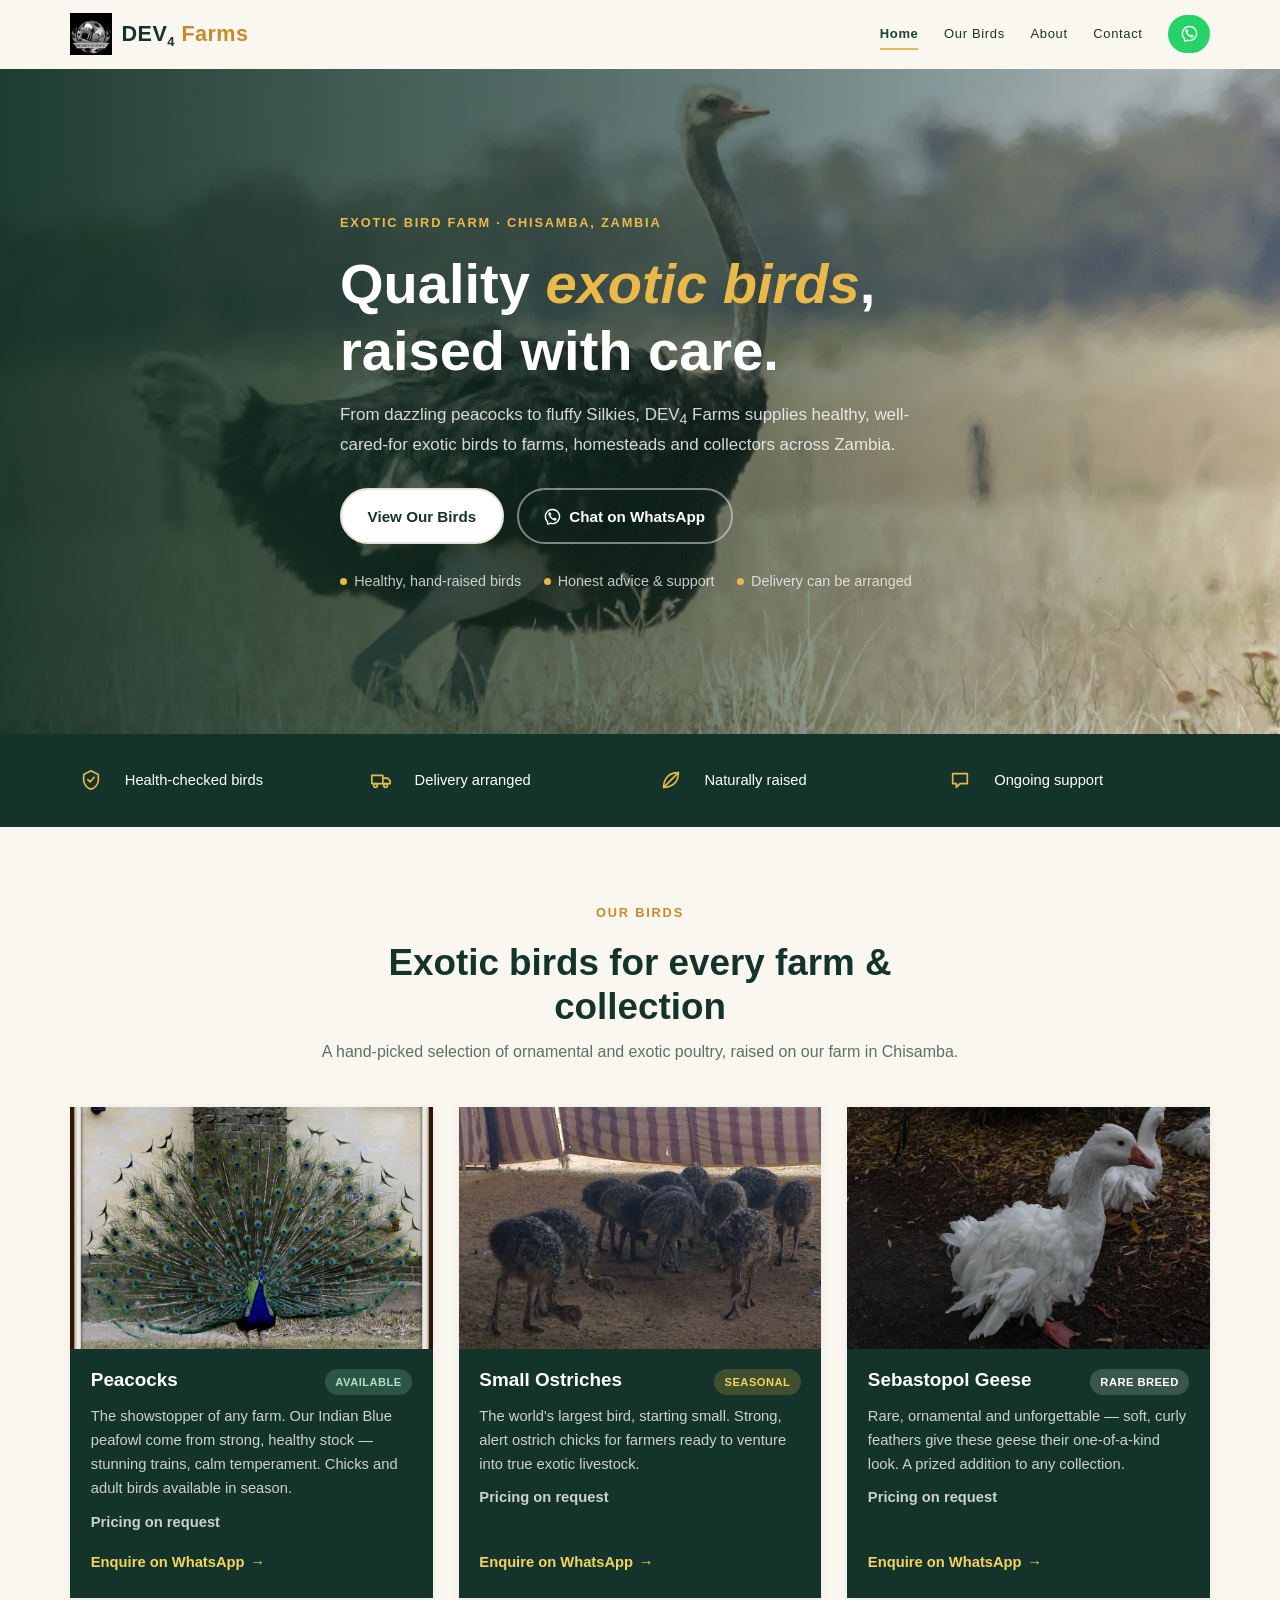
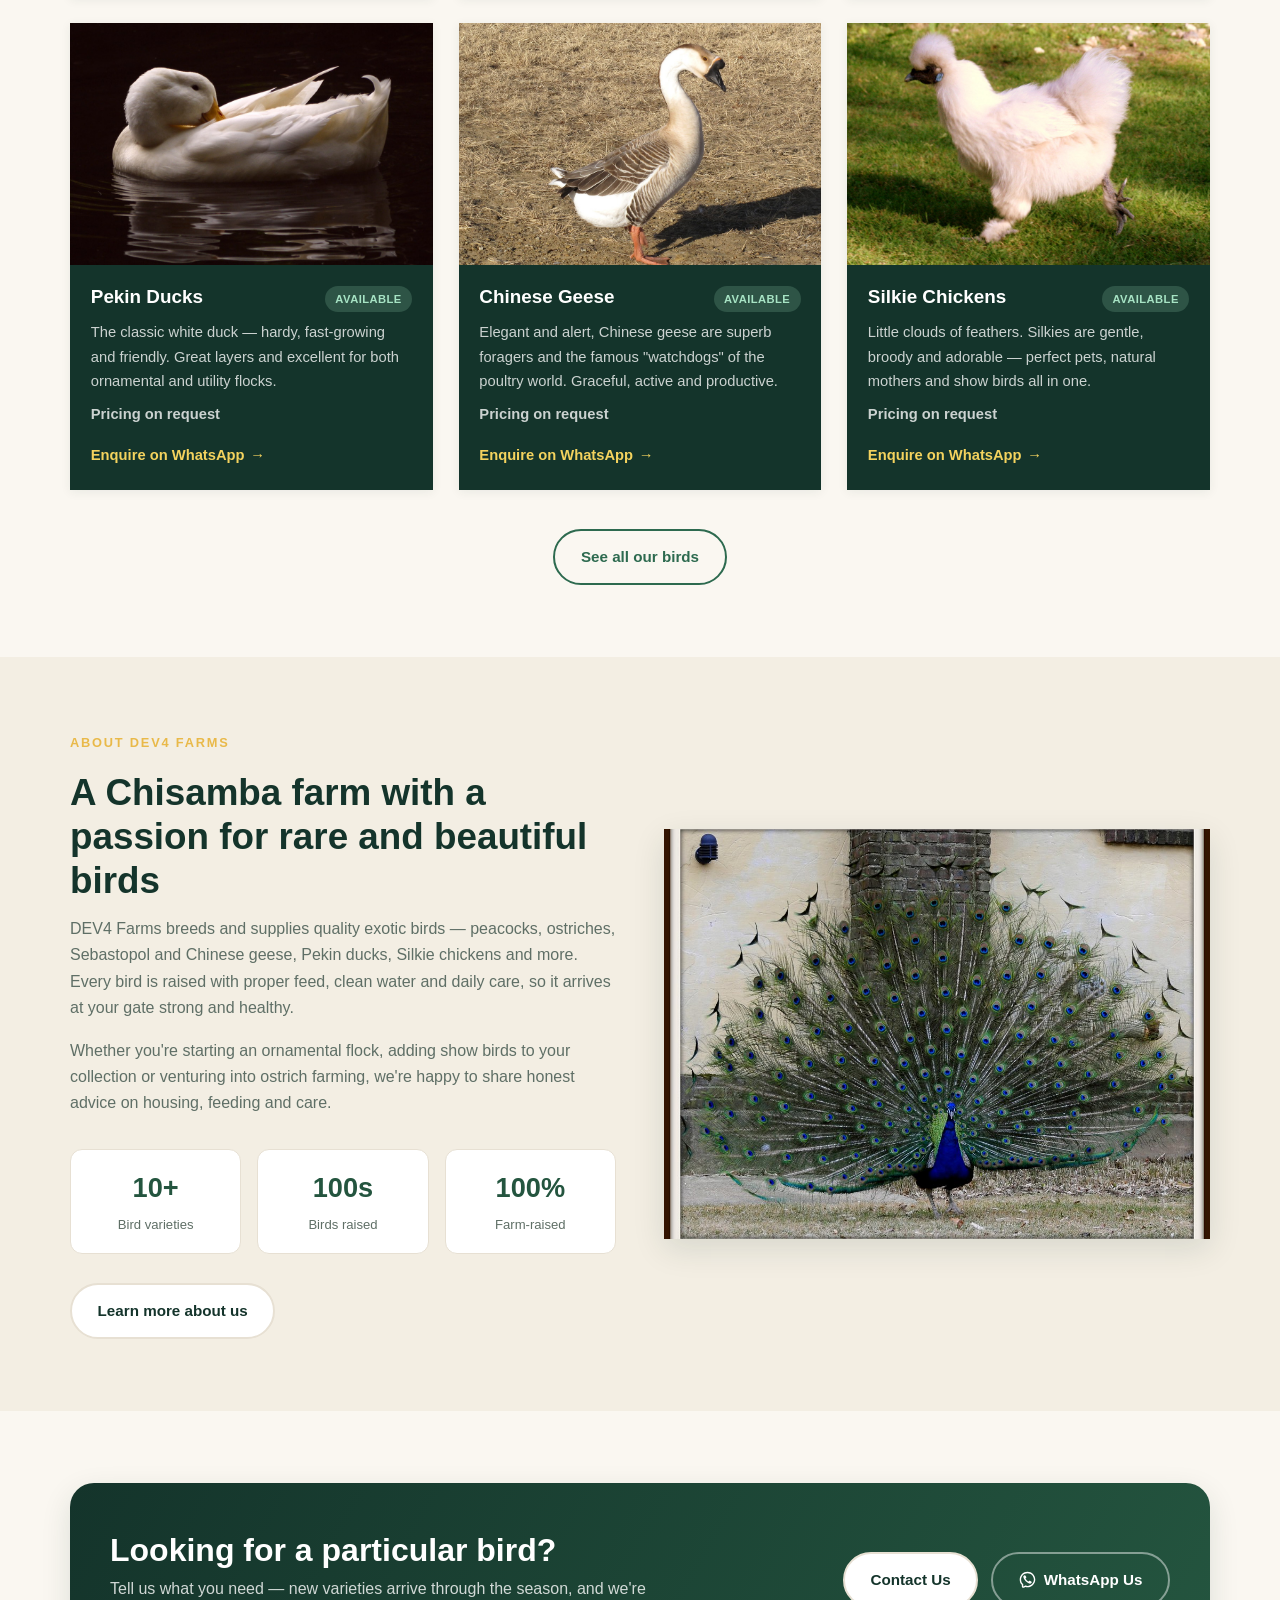
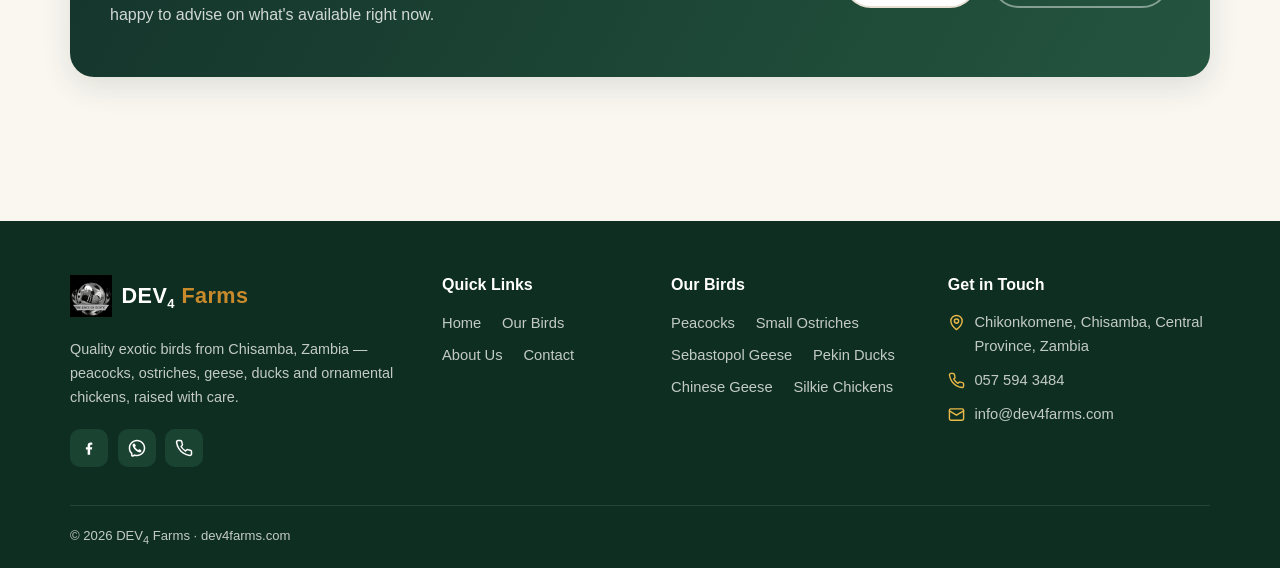
<file: index.html>
<!DOCTYPE html>
<html lang="en">
<head>
  <meta charset="UTF-8">
  <meta name="viewport" content="width=device-width, initial-scale=1.0">
  <title>DEV4 Farms | Quality Exotic Birds in Chisamba, Zambia</title>
  <meta name="description" content="DEV4 Farms supplies quality exotic birds — peacocks, ostrich chicks, Sebastopol geese, Pekin ducks, Chinese geese and Silkie chickens — from Chisamba, Zambia.">
  <meta name="theme-color" content="#1b4332">
  <link rel="icon" type="image/png" href="images/favicon-32.png">
  <link rel="apple-touch-icon" href="images/apple-touch-icon.png">
  <link rel="stylesheet" href="css/style.css?v=15">
</head>
<body>
  <a class="skip-link" href="#main">Skip to content</a>

  <header class="site-header">
    <div class="container nav-wrap">
      <a href="index.html" class="brand">
        <img src="images/logo.jpg" alt="" class="brand-mark" width="42" height="42">
        <span class="brand-name">DEV<sub>4</sub> <span>Farms</span></span>
      </a>
      <nav class="site-nav" id="siteNav" aria-label="Main navigation">
        <a href="index.html" class="active">Home</a>
        <a href="birds.html">Our Birds</a>
        <a href="about.html">About</a>
        <a href="contact.html">Contact</a>
        <a class="btn btn-whatsapp btn-sm nav-cta" href="https://wa.me/260575943484" target="_blank" rel="noopener" aria-label="WhatsApp us" title="Chat on WhatsApp"><svg class="icon" viewBox="0 0 24 24" fill="currentColor" xmlns="http://www.w3.org/2000/svg" aria-hidden="true"><path d="M6.014 8.00613C6.12827 7.1024 7.30277 5.87414 8.23488 6.01043L8.23339 6.00894C9.14051 6.18132 9.85859 7.74261 10.2635 8.44465C10.5504 8.95402 10.3641 9.4701 10.0965 9.68787C9.7355 9.97883 9.17099 10.3803 9.28943 10.7834C9.5 11.5 12 14 13.2296 14.7107C13.695 14.9797 14.0325 14.2702 14.3207 13.9067C14.5301 13.6271 15.0466 13.46 15.5548 13.736C16.3138 14.178 17.0288 14.6917 17.69 15.27C18.0202 15.546 18.0977 15.9539 17.8689 16.385C17.4659 17.1443 16.3003 18.1456 15.4542 17.9421C13.9764 17.5868 8 15.27 6.08033 8.55801C5.97237 8.24048 5.99955 8.12044 6.014 8.00613Z"/><path fill-rule="evenodd" clip-rule="evenodd" d="M12 23C10.7764 23 10.0994 22.8687 9 22.5L6.89443 23.5528C5.56462 24.2177 4 23.2507 4 21.7639V19.5C1.84655 17.492 1 15.1767 1 12C1 5.92487 5.92487 1 12 1C18.0751 1 23 5.92487 23 12C23 18.0751 18.0751 23 12 23ZM6 18.6303L5.36395 18.0372C3.69087 16.4772 3 14.7331 3 12C3 7.02944 7.02944 3 12 3C16.9706 3 21 7.02944 21 12C21 16.9706 16.9706 21 12 21C11.0143 21 10.552 20.911 9.63595 20.6038L8.84847 20.3397L6 21.7639V18.6303Z"/></svg></a>
      </nav>
      <button class="nav-toggle" id="navToggle" aria-expanded="false" aria-controls="siteNav" aria-label="Open menu">
        <span></span><span></span><span></span>
      </button>
    </div>
  </header>

  <main id="main">

    <!-- ============ HERO ============ -->
    <section class="hero">
      <img class="hero-bg" src="images/hero-ostrich.jpg" alt="" fetchpriority="high">
      <div class="container hero-content">
        <div class="hero-copy">
          <p class="eyebrow">Exotic Bird Farm &middot; Chisamba, Zambia</p>
          <h1>Quality <em>exotic birds</em>, raised with care.</h1>
          <p class="lead">From dazzling peacocks to fluffy Silkies, DEV<sub>4</sub> Farms supplies healthy, well-cared-for exotic birds to farms, homesteads and collectors across Zambia.</p>
          <div class="hero-actions">
            <a class="btn btn-primary" href="birds.html">View Our Birds</a>
            <a class="btn btn-ghost" href="https://wa.me/260575943484?text=Hello%20DEV4%20Farms%2C%20I%27d%20like%20to%20ask%20about%20your%20birds." target="_blank" rel="noopener"><svg class="icon" viewBox="0 0 24 24" fill="currentColor" xmlns="http://www.w3.org/2000/svg" aria-hidden="true"><path d="M6.014 8.00613C6.12827 7.1024 7.30277 5.87414 8.23488 6.01043L8.23339 6.00894C9.14051 6.18132 9.85859 7.74261 10.2635 8.44465C10.5504 8.95402 10.3641 9.4701 10.0965 9.68787C9.7355 9.97883 9.17099 10.3803 9.28943 10.7834C9.5 11.5 12 14 13.2296 14.7107C13.695 14.9797 14.0325 14.2702 14.3207 13.9067C14.5301 13.6271 15.0466 13.46 15.5548 13.736C16.3138 14.178 17.0288 14.6917 17.69 15.27C18.0202 15.546 18.0977 15.9539 17.8689 16.385C17.4659 17.1443 16.3003 18.1456 15.4542 17.9421C13.9764 17.5868 8 15.27 6.08033 8.55801C5.97237 8.24048 5.99955 8.12044 6.014 8.00613Z"/><path fill-rule="evenodd" clip-rule="evenodd" d="M12 23C10.7764 23 10.0994 22.8687 9 22.5L6.89443 23.5528C5.56462 24.2177 4 23.2507 4 21.7639V19.5C1.84655 17.492 1 15.1767 1 12C1 5.92487 5.92487 1 12 1C18.0751 1 23 5.92487 23 12C23 18.0751 18.0751 23 12 23ZM6 18.6303L5.36395 18.0372C3.69087 16.4772 3 14.7331 3 12C3 7.02944 7.02944 3 12 3C16.9706 3 21 7.02944 21 12C21 16.9706 16.9706 21 12 21C11.0143 21 10.552 20.911 9.63595 20.6038L8.84847 20.3397L6 21.7639V18.6303Z"/></svg>Chat on WhatsApp</a>
          </div>
          <ul class="hero-points">
            <li>Healthy, hand-raised birds</li>
            <li>Honest advice & support</li>
            <li>Delivery can be arranged</li>
          </ul>
        </div>
      </div>
    </section>

    <!-- ============ HIGHLIGHTS STRIP ============ -->
    <section class="strip">
      <div class="container strip-grid">
        <div class="strip-item">
          <span class="strip-icon"><svg viewBox="0 0 24 24" fill="none" stroke="currentColor" stroke-width="1.8" stroke-linecap="round" stroke-linejoin="round"><path d="M12 2 L20 6 V12 C20 17 16 21 12 22 C8 21 4 17 4 12 V6 Z"/><path d="M8.5 11.5 L11 14 L15.5 9"/></svg></span>
          Health-checked birds
        </div>
        <div class="strip-item">
          <span class="strip-icon"><svg viewBox="0 0 24 24" fill="none" stroke="currentColor" stroke-width="1.8" stroke-linecap="round" stroke-linejoin="round"><path d="M2 7 H14 V16 H2 Z"/><path d="M14 10 H19 L22 13 V16 H14"/><circle cx="6" cy="18" r="2"/><circle cx="17" cy="18" r="2"/></svg></span>
          Delivery arranged
        </div>
        <div class="strip-item">
          <span class="strip-icon"><svg viewBox="0 0 24 24" fill="none" stroke="currentColor" stroke-width="1.8" stroke-linecap="round" stroke-linejoin="round"><path d="M20 4 C10 4 4 10 4 20 C14 20 20 14 20 4 Z"/><path d="M4 20 C9 15 14 10 20 4"/></svg></span>
          Naturally raised
        </div>
        <div class="strip-item">
          <span class="strip-icon"><svg viewBox="0 0 24 24" fill="none" stroke="currentColor" stroke-width="1.8" stroke-linecap="round" stroke-linejoin="round"><path d="M4 5 H20 V16 H12 L8 20 V16 H4 Z"/></svg></span>
          Ongoing support
        </div>
      </div>
    </section>

    <!-- ============ FEATURED BIRDS ============ -->
    <section class="section" id="featured">
      <div class="container">
        <div class="section-head center reveal">
          <p class="eyebrow">Our Birds</p>
          <h2>Exotic birds for every farm & collection</h2>
          <p>A hand-picked selection of ornamental and exotic poultry, raised on our farm in Chisamba.</p>
        </div>

        <div class="grid-3">
          <article class="bird-card reveal">
            <div class="bird-art art-peacock">
              <img src="images/peacock.jpg" alt="Indian Blue peacock in full display" loading="lazy">
            </div>
            <div class="bird-body">
              <div class="bird-top">
                <h3>Peacocks</h3>
                <span class="bird-tag tag-available">Available</span>
              </div>
              <p>The showstopper of any farm. Our Indian Blue peafowl come from strong, healthy stock — stunning trains, calm temperament. Chicks and adult birds available in season.</p>
              <p class="price">Pricing on request</p>
              <div class="card-actions">
                <a class="link-arrow" href="https://wa.me/260575943484?text=Hello%20DEV4%20Farms%2C%20I%27m%20interested%20in%20your%20peacocks." target="_blank" rel="noopener">Enquire on WhatsApp</a>
              </div>
            </div>
          </article>

          <article class="bird-card reveal d1">
            <div class="bird-art art-ostrich">
              <img src="images/ostrich-chicks.jpg" alt="Ostrich chicks in a rearing pen" loading="lazy">
            </div>
            <div class="bird-body">
              <div class="bird-top">
                <h3>Small Ostriches</h3>
                <span class="bird-tag tag-seasonal">Seasonal</span>
              </div>
              <p>The world's largest bird, starting small. Strong, alert ostrich chicks for farmers ready to venture into true exotic livestock.</p>
              <p class="price">Pricing on request</p>
              <div class="card-actions">
                <a class="link-arrow" href="https://wa.me/260575943484?text=Hello%20DEV4%20Farms%2C%20I%27m%20interested%20in%20your%20ostrich%20chicks." target="_blank" rel="noopener">Enquire on WhatsApp</a>
              </div>
            </div>
          </article>

          <article class="bird-card reveal d2">
            <div class="bird-art art-sebastopol">
              <img src="images/sebastopol-goose.jpg" alt="White Sebastopol goose with curly feathers" loading="lazy">
            </div>
            <div class="bird-body">
              <div class="bird-top">
                <h3>Sebastopol Geese</h3>
                <span class="bird-tag tag-rare">Rare breed</span>
              </div>
              <p>Rare, ornamental and unforgettable — soft, curly feathers give these geese their one-of-a-kind look. A prized addition to any collection.</p>
              <p class="price">Pricing on request</p>
              <div class="card-actions">
                <a class="link-arrow" href="https://wa.me/260575943484?text=Hello%20DEV4%20Farms%2C%20I%27m%20interested%20in%20your%20Sebastopol%20geese." target="_blank" rel="noopener">Enquire on WhatsApp</a>
              </div>
            </div>
          </article>

          <article class="bird-card reveal">
            <div class="bird-art art-pekin">
              <img src="images/pekin-duck.jpg" alt="White Pekin duck" loading="lazy">
            </div>
            <div class="bird-body">
              <div class="bird-top">
                <h3>Pekin Ducks</h3>
                <span class="bird-tag tag-available">Available</span>
              </div>
              <p>The classic white duck — hardy, fast-growing and friendly. Great layers and excellent for both ornamental and utility flocks.</p>
              <p class="price">Pricing on request</p>
              <div class="card-actions">
                <a class="link-arrow" href="https://wa.me/260575943484?text=Hello%20DEV4%20Farms%2C%20I%27m%20interested%20in%20your%20Pekin%20ducks." target="_blank" rel="noopener">Enquire on WhatsApp</a>
              </div>
            </div>
          </article>

          <article class="bird-card reveal d1">
            <div class="bird-art art-chinese">
              <img src="images/chinese-goose.jpg" alt="Brown Chinese goose with black knob" loading="lazy">
            </div>
            <div class="bird-body">
              <div class="bird-top">
                <h3>Chinese Geese</h3>
                <span class="bird-tag tag-available">Available</span>
              </div>
              <p>Elegant and alert, Chinese geese are superb foragers and the famous "watchdogs" of the poultry world. Graceful, active and productive.</p>
              <p class="price">Pricing on request</p>
              <div class="card-actions">
                <a class="link-arrow" href="https://wa.me/260575943484?text=Hello%20DEV4%20Farms%2C%20I%27m%20interested%20in%20your%20Chinese%20geese." target="_blank" rel="noopener">Enquire on WhatsApp</a>
              </div>
            </div>
          </article>

          <article class="bird-card reveal d2">
            <div class="bird-art art-silkie">
              <img src="images/silkie-chicken.jpg" alt="White Silkie chicken with fluffy feathers" loading="lazy">
            </div>
            <div class="bird-body">
              <div class="bird-top">
                <h3>Silkie Chickens</h3>
                <span class="bird-tag tag-available">Available</span>
              </div>
              <p>Little clouds of feathers. Silkies are gentle, broody and adorable — perfect pets, natural mothers and show birds all in one.</p>
              <p class="price">Pricing on request</p>
              <div class="card-actions">
                <a class="link-arrow" href="https://wa.me/260575943484?text=Hello%20DEV4%20Farms%2C%20I%27m%20interested%20in%20your%20Silkie%20chickens." target="_blank" rel="noopener">Enquire on WhatsApp</a>
              </div>
            </div>
          </article>
        </div>

        <div class="section-head center reveal" style="margin-top: 2.4rem; margin-bottom: 0;">
          <a class="btn btn-outline" href="birds.html">See all our birds</a>
        </div>
      </div>
    </section>

    <!-- ============ ABOUT TEASER ============ -->
    <section class="section alt">
      <div class="container split">
        <div class="reveal">
          <p class="eyebrow">About DEV4 Farms</p>
          <h2 style="font-size: clamp(1.7rem, 3.4vw, 2.3rem); margin-bottom: 0.8rem;">A Chisamba farm with a passion for rare and beautiful birds</h2>
          <p class="muted" style="margin-bottom: 1rem;">DEV4 Farms breeds and supplies quality exotic birds — peacocks, ostriches, Sebastopol and Chinese geese, Pekin ducks, Silkie chickens and more. Every bird is raised with proper feed, clean water and daily care, so it arrives at your gate strong and healthy.</p>
          <p class="muted" style="margin-bottom: 1.6rem;">Whether you're starting an ornamental flock, adding show birds to your collection or venturing into ostrich farming, we're happy to share honest advice on housing, feeding and care.</p>
          <div class="stats">
            <div class="stat"><b>10+</b><span>Bird varieties</span></div>
            <div class="stat"><b>100s</b><span>Birds raised</span></div>
            <div class="stat"><b>100%</b><span>Farm-raised</span></div>
          </div>
          <div style="margin-top: 1.8rem;">
            <a class="btn btn-primary" href="about.html">Learn more about us</a>
          </div>
        </div>
        <div class="reveal d1">
          <div class="art-panel">
            <img src="images/peacock.jpg" alt="Indian Blue peacock in full display" loading="lazy">
          </div>
        </div>
      </div>
    </section>

    <!-- ============ CTA ============ -->
    <section class="section">
      <div class="container">
        <div class="cta-banner reveal">
          <div>
            <h2>Looking for a particular bird?</h2>
            <p>Tell us what you need — new varieties arrive through the season, and we're happy to advise on what's available right now.</p>
          </div>
          <div class="cta-actions">
            <a class="btn btn-primary" href="contact.html">Contact Us</a>
            <a class="btn btn-ghost" href="https://wa.me/260575943484?text=Hello%20DEV4%20Farms%2C%20I%27m%20looking%20for%20a%20particular%20bird." target="_blank" rel="noopener"><svg class="icon" viewBox="0 0 24 24" fill="currentColor" xmlns="http://www.w3.org/2000/svg" aria-hidden="true"><path d="M6.014 8.00613C6.12827 7.1024 7.30277 5.87414 8.23488 6.01043L8.23339 6.00894C9.14051 6.18132 9.85859 7.74261 10.2635 8.44465C10.5504 8.95402 10.3641 9.4701 10.0965 9.68787C9.7355 9.97883 9.17099 10.3803 9.28943 10.7834C9.5 11.5 12 14 13.2296 14.7107C13.695 14.9797 14.0325 14.2702 14.3207 13.9067C14.5301 13.6271 15.0466 13.46 15.5548 13.736C16.3138 14.178 17.0288 14.6917 17.69 15.27C18.0202 15.546 18.0977 15.9539 17.8689 16.385C17.4659 17.1443 16.3003 18.1456 15.4542 17.9421C13.9764 17.5868 8 15.27 6.08033 8.55801C5.97237 8.24048 5.99955 8.12044 6.014 8.00613Z"/><path fill-rule="evenodd" clip-rule="evenodd" d="M12 23C10.7764 23 10.0994 22.8687 9 22.5L6.89443 23.5528C5.56462 24.2177 4 23.2507 4 21.7639V19.5C1.84655 17.492 1 15.1767 1 12C1 5.92487 5.92487 1 12 1C18.0751 1 23 5.92487 23 12C23 18.0751 18.0751 23 12 23ZM6 18.6303L5.36395 18.0372C3.69087 16.4772 3 14.7331 3 12C3 7.02944 7.02944 3 12 3C16.9706 3 21 7.02944 21 12C21 16.9706 16.9706 21 12 21C11.0143 21 10.552 20.911 9.63595 20.6038L8.84847 20.3397L6 21.7639V18.6303Z"/></svg>WhatsApp Us</a>
          </div>
        </div>
      </div>
    </section>

  </main>

  <footer class="site-footer">
    <div class="container footer-grid">
      <div class="footer-brand">
        <a href="index.html" class="brand">
          <img src="images/logo.jpg" alt="" class="brand-mark" width="42" height="42">
          <span class="brand-name">DEV<sub>4</sub> <span>Farms</span></span>
        </a>
        <p>Quality exotic birds from Chisamba, Zambia — peacocks, ostriches, geese, ducks and ornamental chickens, raised with care.</p>
        <div class="socials">
          <a href="https://www.facebook.com/share/1CGb4XoiZv/?mibextid=wwXIfr" target="_blank" rel="noopener" aria-label="Facebook"><svg viewBox="0 0 24 24" fill="currentColor"><path d="M13.5 21v-7h2.4l.4-3h-2.8V9.1c0-.9.3-1.5 1.6-1.5h1.3V4.9c-.3 0-1.2-.1-2.3-.1-2.3 0-3.9 1.4-3.9 4v2.2H7.8v3h2.4v7h3.3z"/></svg></a>
          <a href="https://wa.me/260575943484" target="_blank" rel="noopener" aria-label="WhatsApp"><svg viewBox="0 0 24 24" fill="currentColor" xmlns="http://www.w3.org/2000/svg"><path d="M6.014 8.00613C6.12827 7.1024 7.30277 5.87414 8.23488 6.01043L8.23339 6.00894C9.14051 6.18132 9.85859 7.74261 10.2635 8.44465C10.5504 8.95402 10.3641 9.4701 10.0965 9.68787C9.7355 9.97883 9.17099 10.3803 9.28943 10.7834C9.5 11.5 12 14 13.2296 14.7107C13.695 14.9797 14.0325 14.2702 14.3207 13.9067C14.5301 13.6271 15.0466 13.46 15.5548 13.736C16.3138 14.178 17.0288 14.6917 17.69 15.27C18.0202 15.546 18.0977 15.9539 17.8689 16.385C17.4659 17.1443 16.3003 18.1456 15.4542 17.9421C13.9764 17.5868 8 15.27 6.08033 8.55801C5.97237 8.24048 5.99955 8.12044 6.014 8.00613Z"/><path fill-rule="evenodd" clip-rule="evenodd" d="M12 23C10.7764 23 10.0994 22.8687 9 22.5L6.89443 23.5528C5.56462 24.2177 4 23.2507 4 21.7639V19.5C1.84655 17.492 1 15.1767 1 12C1 5.92487 5.92487 1 12 1C18.0751 1 23 5.92487 23 12C23 18.0751 18.0751 23 12 23ZM6 18.6303L5.36395 18.0372C3.69087 16.4772 3 14.7331 3 12C3 7.02944 7.02944 3 12 3C16.9706 3 21 7.02944 21 12C21 16.9706 16.9706 21 12 21C11.0143 21 10.552 20.911 9.63595 20.6038L8.84847 20.3397L6 21.7639V18.6303Z"/></svg></a>
          <a href="tel:+260575943484" aria-label="Call us"><svg viewBox="0 0 24 24" fill="none" stroke="currentColor" stroke-width="2" stroke-linecap="round" stroke-linejoin="round"><path d="M22 16.9v3a2 2 0 0 1-2.2 2 19.8 19.8 0 0 1-8.6-3.1 19.5 19.5 0 0 1-6-6A19.8 19.8 0 0 1 2.1 4.2 2 2 0 0 1 4.1 2h3a2 2 0 0 1 2 1.7c.1 1 .4 2 .7 2.9a2 2 0 0 1-.4 2.1L8.1 10a16 16 0 0 0 6 6l1.3-1.3a2 2 0 0 1 2.1-.4c.9.3 1.9.6 2.9.7a2 2 0 0 1 1.7 2z"/></svg></a>
        </div>
      </div>
      <div class="footer-col">
        <h4>Quick Links</h4>
        <ul class="footer-links">
          <li><a href="index.html">Home</a></li>
          <li><a href="birds.html">Our Birds</a></li>
          <li><a href="about.html">About Us</a></li>
          <li><a href="contact.html">Contact</a></li>
        </ul>
      </div>
      <div class="footer-col">
        <h4>Our Birds</h4>
        <ul class="footer-links">
          <li><a href="birds.html">Peacocks</a></li>
          <li><a href="birds.html">Small Ostriches</a></li>
          <li><a href="birds.html">Sebastopol Geese</a></li>
          <li><a href="birds.html">Pekin Ducks</a></li>
          <li><a href="birds.html">Chinese Geese</a></li>
          <li><a href="birds.html">Silkie Chickens</a></li>
        </ul>
      </div>
      <div class="footer-col">
        <h4>Get in Touch</h4>
        <ul class="footer-contact">
          <li><svg viewBox="0 0 24 24" fill="none" stroke="currentColor" stroke-width="2" stroke-linecap="round" stroke-linejoin="round"><path d="M20 10c0 6-8 12-8 12S4 16 4 10a8 8 0 0 1 16 0z"/><circle cx="12" cy="10" r="3"/></svg><span>Chikonkomene, Chisamba, Central Province, Zambia</span></li>
          <li><svg viewBox="0 0 24 24" fill="none" stroke="currentColor" stroke-width="2" stroke-linecap="round" stroke-linejoin="round"><path d="M22 16.9v3a2 2 0 0 1-2.2 2 19.8 19.8 0 0 1-8.6-3.1 19.5 19.5 0 0 1-6-6A19.8 19.8 0 0 1 2.1 4.2 2 2 0 0 1 4.1 2h3a2 2 0 0 1 2 1.7c.1 1 .4 2 .7 2.9a2 2 0 0 1-.4 2.1L8.1 10a16 16 0 0 0 6 6l1.3-1.3a2 2 0 0 1 2.1-.4c.9.3 1.9.6 2.9.7a2 2 0 0 1 1.7 2z"/></svg><a href="tel:+260575943484">057 594 3484</a></li>
          <li><svg viewBox="0 0 24 24" fill="none" stroke="currentColor" stroke-width="2" stroke-linecap="round" stroke-linejoin="round"><rect x="2" y="4" width="20" height="16" rx="2"/><path d="m22 7-10 6L2 7"/></svg><a href="mailto:info@dev4farms.com">info@dev4farms.com</a></li>
        </ul>
      </div>
    </div>
    <div class="container footer-bottom">
      <span>&copy; <span id="year">2026</span> DEV<sub>4</sub> Farms &middot; dev4farms.com</span>
    </div>
  </footer>

  <script src="js/main.js?v=2"></script>
</body>
</html>
</file>
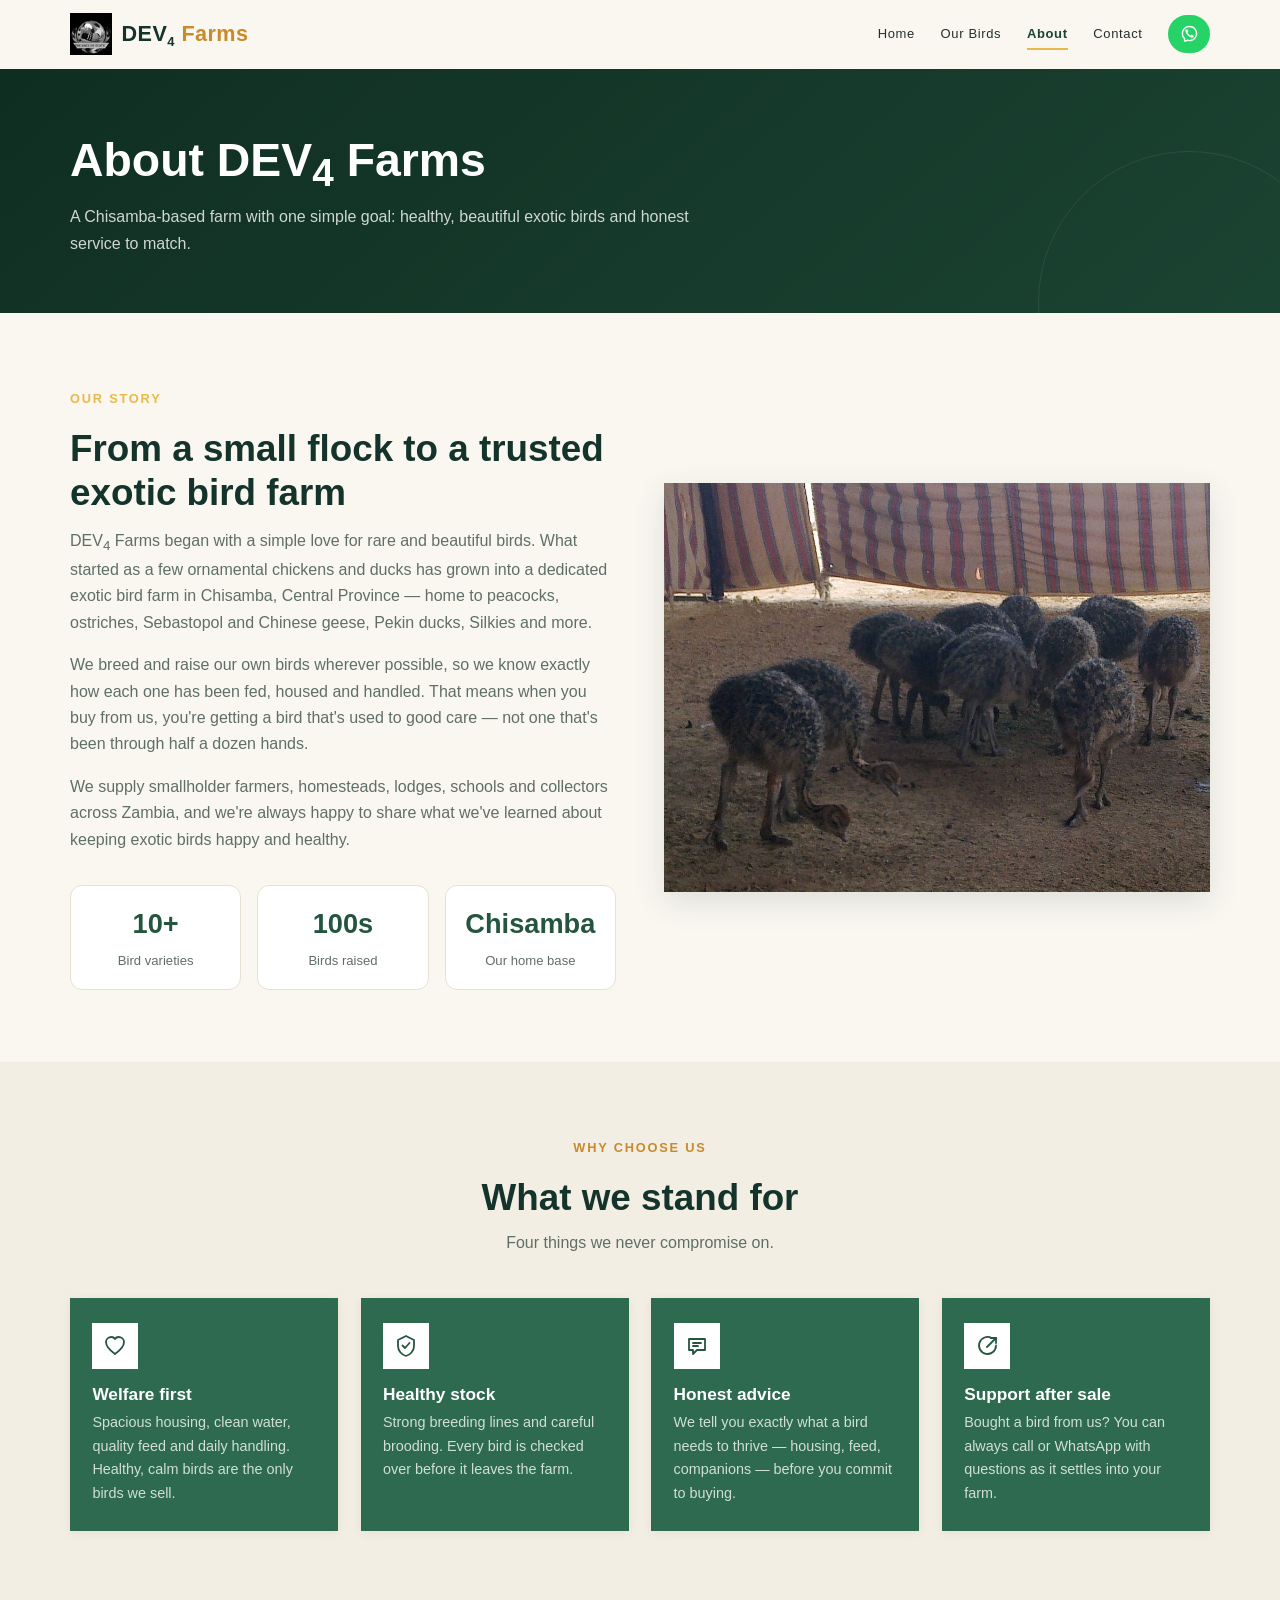
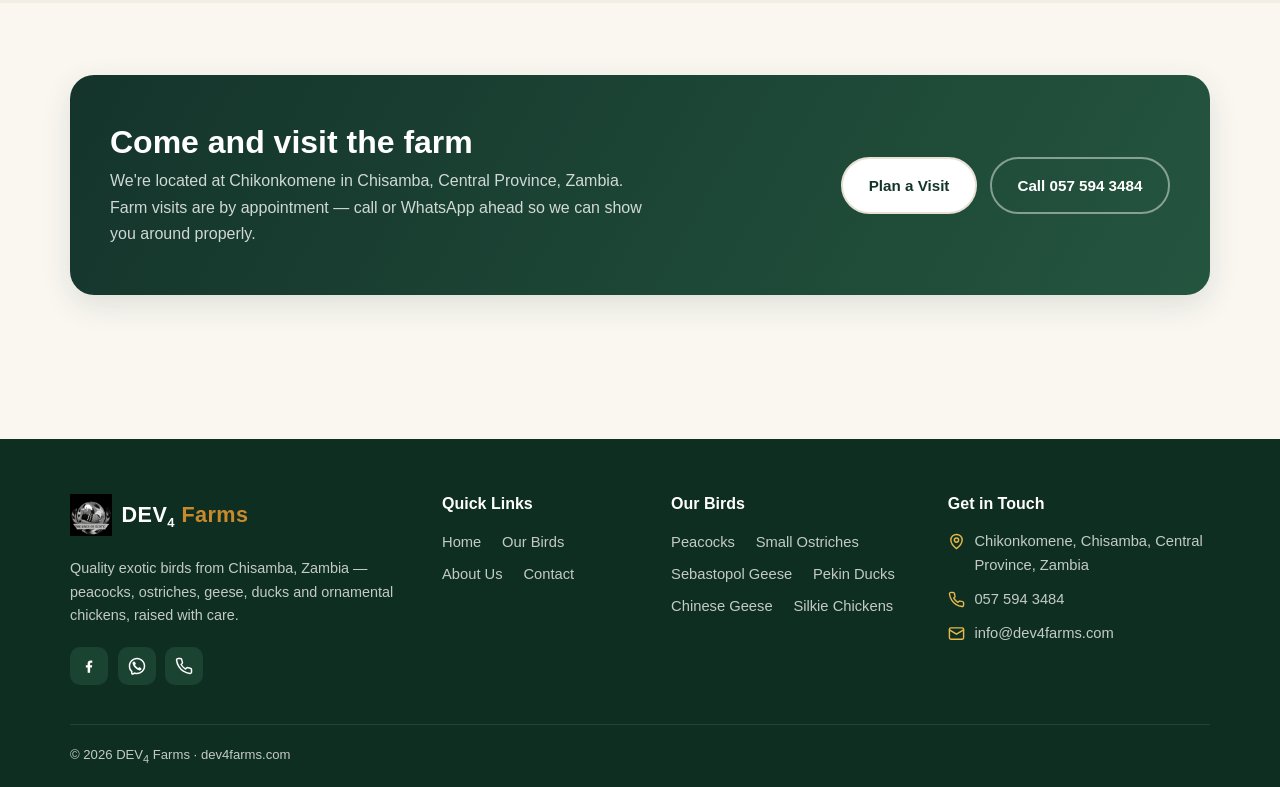
<file: about.html>
<!DOCTYPE html>
<html lang="en">
<head>
  <meta charset="UTF-8">
  <meta name="viewport" content="width=device-width, initial-scale=1.0">
  <title>About Us | DEV4 Farms — Exotic Birds, Chisamba Zambia</title>
  <meta name="description" content="Learn about DEV4 Farms — a family exotic bird farm in Chisamba, Zambia, raising peacocks, ostriches, geese, ducks and ornamental chickens with care.">
  <meta name="theme-color" content="#1b4332">
  <link rel="icon" type="image/png" href="images/favicon-32.png">
  <link rel="apple-touch-icon" href="images/apple-touch-icon.png">
  <link rel="stylesheet" href="css/style.css?v=15">
</head>
<body>
  <a class="skip-link" href="#main">Skip to content</a>

  <header class="site-header">
    <div class="container nav-wrap">
      <a href="index.html" class="brand">
        <img src="images/logo.jpg" alt="" class="brand-mark" width="42" height="42">
        <span class="brand-name">DEV<sub>4</sub> <span>Farms</span></span>
      </a>
      <nav class="site-nav" id="siteNav" aria-label="Main navigation">
        <a href="index.html">Home</a>
        <a href="birds.html">Our Birds</a>
        <a href="about.html" class="active">About</a>
        <a href="contact.html">Contact</a>
        <a class="btn btn-whatsapp btn-sm nav-cta" href="https://wa.me/260575943484" target="_blank" rel="noopener" aria-label="WhatsApp us" title="Chat on WhatsApp"><svg class="icon" viewBox="0 0 24 24" fill="currentColor" xmlns="http://www.w3.org/2000/svg" aria-hidden="true"><path d="M6.014 8.00613C6.12827 7.1024 7.30277 5.87414 8.23488 6.01043L8.23339 6.00894C9.14051 6.18132 9.85859 7.74261 10.2635 8.44465C10.5504 8.95402 10.3641 9.4701 10.0965 9.68787C9.7355 9.97883 9.17099 10.3803 9.28943 10.7834C9.5 11.5 12 14 13.2296 14.7107C13.695 14.9797 14.0325 14.2702 14.3207 13.9067C14.5301 13.6271 15.0466 13.46 15.5548 13.736C16.3138 14.178 17.0288 14.6917 17.69 15.27C18.0202 15.546 18.0977 15.9539 17.8689 16.385C17.4659 17.1443 16.3003 18.1456 15.4542 17.9421C13.9764 17.5868 8 15.27 6.08033 8.55801C5.97237 8.24048 5.99955 8.12044 6.014 8.00613Z"/><path fill-rule="evenodd" clip-rule="evenodd" d="M12 23C10.7764 23 10.0994 22.8687 9 22.5L6.89443 23.5528C5.56462 24.2177 4 23.2507 4 21.7639V19.5C1.84655 17.492 1 15.1767 1 12C1 5.92487 5.92487 1 12 1C18.0751 1 23 5.92487 23 12C23 18.0751 18.0751 23 12 23ZM6 18.6303L5.36395 18.0372C3.69087 16.4772 3 14.7331 3 12C3 7.02944 7.02944 3 12 3C16.9706 3 21 7.02944 21 12C21 16.9706 16.9706 21 12 21C11.0143 21 10.552 20.911 9.63595 20.6038L8.84847 20.3397L6 21.7639V18.6303Z"/></svg></a>
      </nav>
      <button class="nav-toggle" id="navToggle" aria-expanded="false" aria-controls="siteNav" aria-label="Open menu">
        <span></span><span></span><span></span>
      </button>
    </div>
  </header>

  <main id="main">

    <section class="page-hero">
      <div class="container">
        <h1>About DEV<sub>4</sub> Farms</h1>
        <p>A Chisamba-based farm with one simple goal: healthy, beautiful exotic birds and honest service to match.</p>
      </div>
    </section>

    <!-- ============ STORY ============ -->
    <section class="section">
      <div class="container split">
        <div class="reveal">
          <p class="eyebrow">Our story</p>
          <h2 style="font-size: clamp(1.7rem, 3.4vw, 2.3rem); margin-bottom: 0.8rem;">From a small flock to a trusted exotic bird farm</h2>
          <p class="muted" style="margin-bottom: 1rem;">DEV<sub>4</sub> Farms began with a simple love for rare and beautiful birds. What started as a few ornamental chickens and ducks has grown into a dedicated exotic bird farm in Chisamba, Central Province — home to peacocks, ostriches, Sebastopol and Chinese geese, Pekin ducks, Silkies and more.</p>
          <p class="muted" style="margin-bottom: 1rem;">We breed and raise our own birds wherever possible, so we know exactly how each one has been fed, housed and handled. That means when you buy from us, you're getting a bird that's used to good care — not one that's been through half a dozen hands.</p>
          <p class="muted" style="margin-bottom: 1.6rem;">We supply smallholder farmers, homesteads, lodges, schools and collectors across Zambia, and we're always happy to share what we've learned about keeping exotic birds happy and healthy.</p>
          <div class="stats">
            <div class="stat"><b>10+</b><span>Bird varieties</span></div>
            <div class="stat"><b>100s</b><span>Birds raised</span></div>
            <div class="stat"><b>Chisamba</b><span>Our home base</span></div>
          </div>
        </div>
        <div class="reveal d1">
          <div class="art-panel">
            <img src="images/ostrich-chicks.jpg" alt="Ostrich chicks in a rearing pen" loading="lazy">
          </div>
        </div>
      </div>
    </section>

    <!-- ============ VALUES ============ -->
    <section class="section alt">
      <div class="container">
        <div class="section-head center reveal">
          <p class="eyebrow">Why choose us</p>
          <h2>What we stand for</h2>
          <p>Four things we never compromise on.</p>
        </div>
        <div class="values-grid">
          <div class="value-card reveal">
            <div class="value-icon"><svg viewBox="0 0 24 24" fill="none" stroke="currentColor" stroke-width="1.8" stroke-linecap="round" stroke-linejoin="round"><path d="M12 20 C5 15 3 11 3 8 C3 5 5.5 3 8.5 3 C10 3 11.3 3.8 12 5 C12.7 3.8 14 3 15.5 3 C18.5 3 21 5 21 8 C21 11 19 15 12 20 Z"/></svg></div>
            <h3>Welfare first</h3>
            <p>Spacious housing, clean water, quality feed and daily handling. Healthy, calm birds are the only birds we sell.</p>
          </div>
          <div class="value-card reveal d1">
            <div class="value-icon"><svg viewBox="0 0 24 24" fill="none" stroke="currentColor" stroke-width="1.8" stroke-linecap="round" stroke-linejoin="round"><path d="M12 2 L20 6 V12 C20 17 16 21 12 22 C8 21 4 17 4 12 V6 Z"/><path d="M8.5 11.5 L11 14 L15.5 9"/></svg></div>
            <h3>Healthy stock</h3>
            <p>Strong breeding lines and careful brooding. Every bird is checked over before it leaves the farm.</p>
          </div>
          <div class="value-card reveal d2">
            <div class="value-icon"><svg viewBox="0 0 24 24" fill="none" stroke="currentColor" stroke-width="1.8" stroke-linecap="round" stroke-linejoin="round"><path d="M4 5 H20 V16 H12 L8 20 V16 H4 Z"/><path d="M8 9 H16"/><path d="M8 12 H13"/></svg></div>
            <h3>Honest advice</h3>
            <p>We tell you exactly what a bird needs to thrive — housing, feed, companions — before you commit to buying.</p>
          </div>
          <div class="value-card reveal d3">
            <div class="value-icon"><svg viewBox="0 0 24 24" fill="none" stroke="currentColor" stroke-width="1.8" stroke-linecap="round" stroke-linejoin="round"><path d="M21 11.5 a8.5 8.5 0 1 1-4.3-7.4"/><path d="M21 4 L12 13"/><path d="M16 4 H21 V9"/></svg></div>
            <h3>Support after sale</h3>
            <p>Bought a bird from us? You can always call or WhatsApp with questions as it settles into your farm.</p>
          </div>
        </div>
      </div>
    </section>

    <!-- ============ VISIT ============ -->
    <section class="section">
      <div class="container">
        <div class="cta-banner reveal">
          <div>
            <h2>Come and visit the farm</h2>
            <p>We're located at Chikonkomene in Chisamba, Central Province, Zambia. Farm visits are by appointment — call or WhatsApp ahead so we can show you around properly.</p>
          </div>
          <div class="cta-actions">
            <a class="btn btn-primary" href="contact.html">Plan a Visit</a>
            <a class="btn btn-ghost" href="tel:+260575943484">Call 057 594 3484</a>
          </div>
        </div>
      </div>
    </section>

  </main>

  <footer class="site-footer">
    <div class="container footer-grid">
      <div class="footer-brand">
        <a href="index.html" class="brand">
          <img src="images/logo.jpg" alt="" class="brand-mark" width="42" height="42">
          <span class="brand-name">DEV<sub>4</sub> <span>Farms</span></span>
        </a>
        <p>Quality exotic birds from Chisamba, Zambia — peacocks, ostriches, geese, ducks and ornamental chickens, raised with care.</p>
        <div class="socials">
          <a href="https://www.facebook.com/share/1CGb4XoiZv/?mibextid=wwXIfr" target="_blank" rel="noopener" aria-label="Facebook"><svg viewBox="0 0 24 24" fill="currentColor"><path d="M13.5 21v-7h2.4l.4-3h-2.8V9.1c0-.9.3-1.5 1.6-1.5h1.3V4.9c-.3 0-1.2-.1-2.3-.1-2.3 0-3.9 1.4-3.9 4v2.2H7.8v3h2.4v7h3.3z"/></svg></a>
          <a href="https://wa.me/260575943484" target="_blank" rel="noopener" aria-label="WhatsApp"><svg viewBox="0 0 24 24" fill="currentColor" xmlns="http://www.w3.org/2000/svg"><path d="M6.014 8.00613C6.12827 7.1024 7.30277 5.87414 8.23488 6.01043L8.23339 6.00894C9.14051 6.18132 9.85859 7.74261 10.2635 8.44465C10.5504 8.95402 10.3641 9.4701 10.0965 9.68787C9.7355 9.97883 9.17099 10.3803 9.28943 10.7834C9.5 11.5 12 14 13.2296 14.7107C13.695 14.9797 14.0325 14.2702 14.3207 13.9067C14.5301 13.6271 15.0466 13.46 15.5548 13.736C16.3138 14.178 17.0288 14.6917 17.69 15.27C18.0202 15.546 18.0977 15.9539 17.8689 16.385C17.4659 17.1443 16.3003 18.1456 15.4542 17.9421C13.9764 17.5868 8 15.27 6.08033 8.55801C5.97237 8.24048 5.99955 8.12044 6.014 8.00613Z"/><path fill-rule="evenodd" clip-rule="evenodd" d="M12 23C10.7764 23 10.0994 22.8687 9 22.5L6.89443 23.5528C5.56462 24.2177 4 23.2507 4 21.7639V19.5C1.84655 17.492 1 15.1767 1 12C1 5.92487 5.92487 1 12 1C18.0751 1 23 5.92487 23 12C23 18.0751 18.0751 23 12 23ZM6 18.6303L5.36395 18.0372C3.69087 16.4772 3 14.7331 3 12C3 7.02944 7.02944 3 12 3C16.9706 3 21 7.02944 21 12C21 16.9706 16.9706 21 12 21C11.0143 21 10.552 20.911 9.63595 20.6038L8.84847 20.3397L6 21.7639V18.6303Z"/></svg></a>
          <a href="tel:+260575943484" aria-label="Call us"><svg viewBox="0 0 24 24" fill="none" stroke="currentColor" stroke-width="2" stroke-linecap="round" stroke-linejoin="round"><path d="M22 16.9v3a2 2 0 0 1-2.2 2 19.8 19.8 0 0 1-8.6-3.1 19.5 19.5 0 0 1-6-6A19.8 19.8 0 0 1 2.1 4.2 2 2 0 0 1 4.1 2h3a2 2 0 0 1 2 1.7c.1 1 .4 2 .7 2.9a2 2 0 0 1-.4 2.1L8.1 10a16 16 0 0 0 6 6l1.3-1.3a2 2 0 0 1 2.1-.4c.9.3 1.9.6 2.9.7a2 2 0 0 1 1.7 2z"/></svg></a>
        </div>
      </div>
      <div class="footer-col">
        <h4>Quick Links</h4>
        <ul class="footer-links">
          <li><a href="index.html">Home</a></li>
          <li><a href="birds.html">Our Birds</a></li>
          <li><a href="about.html">About Us</a></li>
          <li><a href="contact.html">Contact</a></li>
        </ul>
      </div>
      <div class="footer-col">
        <h4>Our Birds</h4>
        <ul class="footer-links">
          <li><a href="birds.html">Peacocks</a></li>
          <li><a href="birds.html">Small Ostriches</a></li>
          <li><a href="birds.html">Sebastopol Geese</a></li>
          <li><a href="birds.html">Pekin Ducks</a></li>
          <li><a href="birds.html">Chinese Geese</a></li>
          <li><a href="birds.html">Silkie Chickens</a></li>
        </ul>
      </div>
      <div class="footer-col">
        <h4>Get in Touch</h4>
        <ul class="footer-contact">
          <li><svg viewBox="0 0 24 24" fill="none" stroke="currentColor" stroke-width="2" stroke-linecap="round" stroke-linejoin="round"><path d="M20 10c0 6-8 12-8 12S4 16 4 10a8 8 0 0 1 16 0z"/><circle cx="12" cy="10" r="3"/></svg><span>Chikonkomene, Chisamba, Central Province, Zambia</span></li>
          <li><svg viewBox="0 0 24 24" fill="none" stroke="currentColor" stroke-width="2" stroke-linecap="round" stroke-linejoin="round"><path d="M22 16.9v3a2 2 0 0 1-2.2 2 19.8 19.8 0 0 1-8.6-3.1 19.5 19.5 0 0 1-6-6A19.8 19.8 0 0 1 2.1 4.2 2 2 0 0 1 4.1 2h3a2 2 0 0 1 2 1.7c.1 1 .4 2 .7 2.9a2 2 0 0 1-.4 2.1L8.1 10a16 16 0 0 0 6 6l1.3-1.3a2 2 0 0 1 2.1-.4c.9.3 1.9.6 2.9.7a2 2 0 0 1 1.7 2z"/></svg><a href="tel:+260575943484">057 594 3484</a></li>
          <li><svg viewBox="0 0 24 24" fill="none" stroke="currentColor" stroke-width="2" stroke-linecap="round" stroke-linejoin="round"><rect x="2" y="4" width="20" height="16" rx="2"/><path d="m22 7-10 6L2 7"/></svg><a href="mailto:info@dev4farms.com">info@dev4farms.com</a></li>
        </ul>
      </div>
    </div>
    <div class="container footer-bottom">
      <span>&copy; <span id="year">2026</span> DEV<sub>4</sub> Farms &middot; dev4farms.com</span>
    </div>
  </footer>

  <script src="js/main.js?v=2"></script>
</body>
</html>
</file>
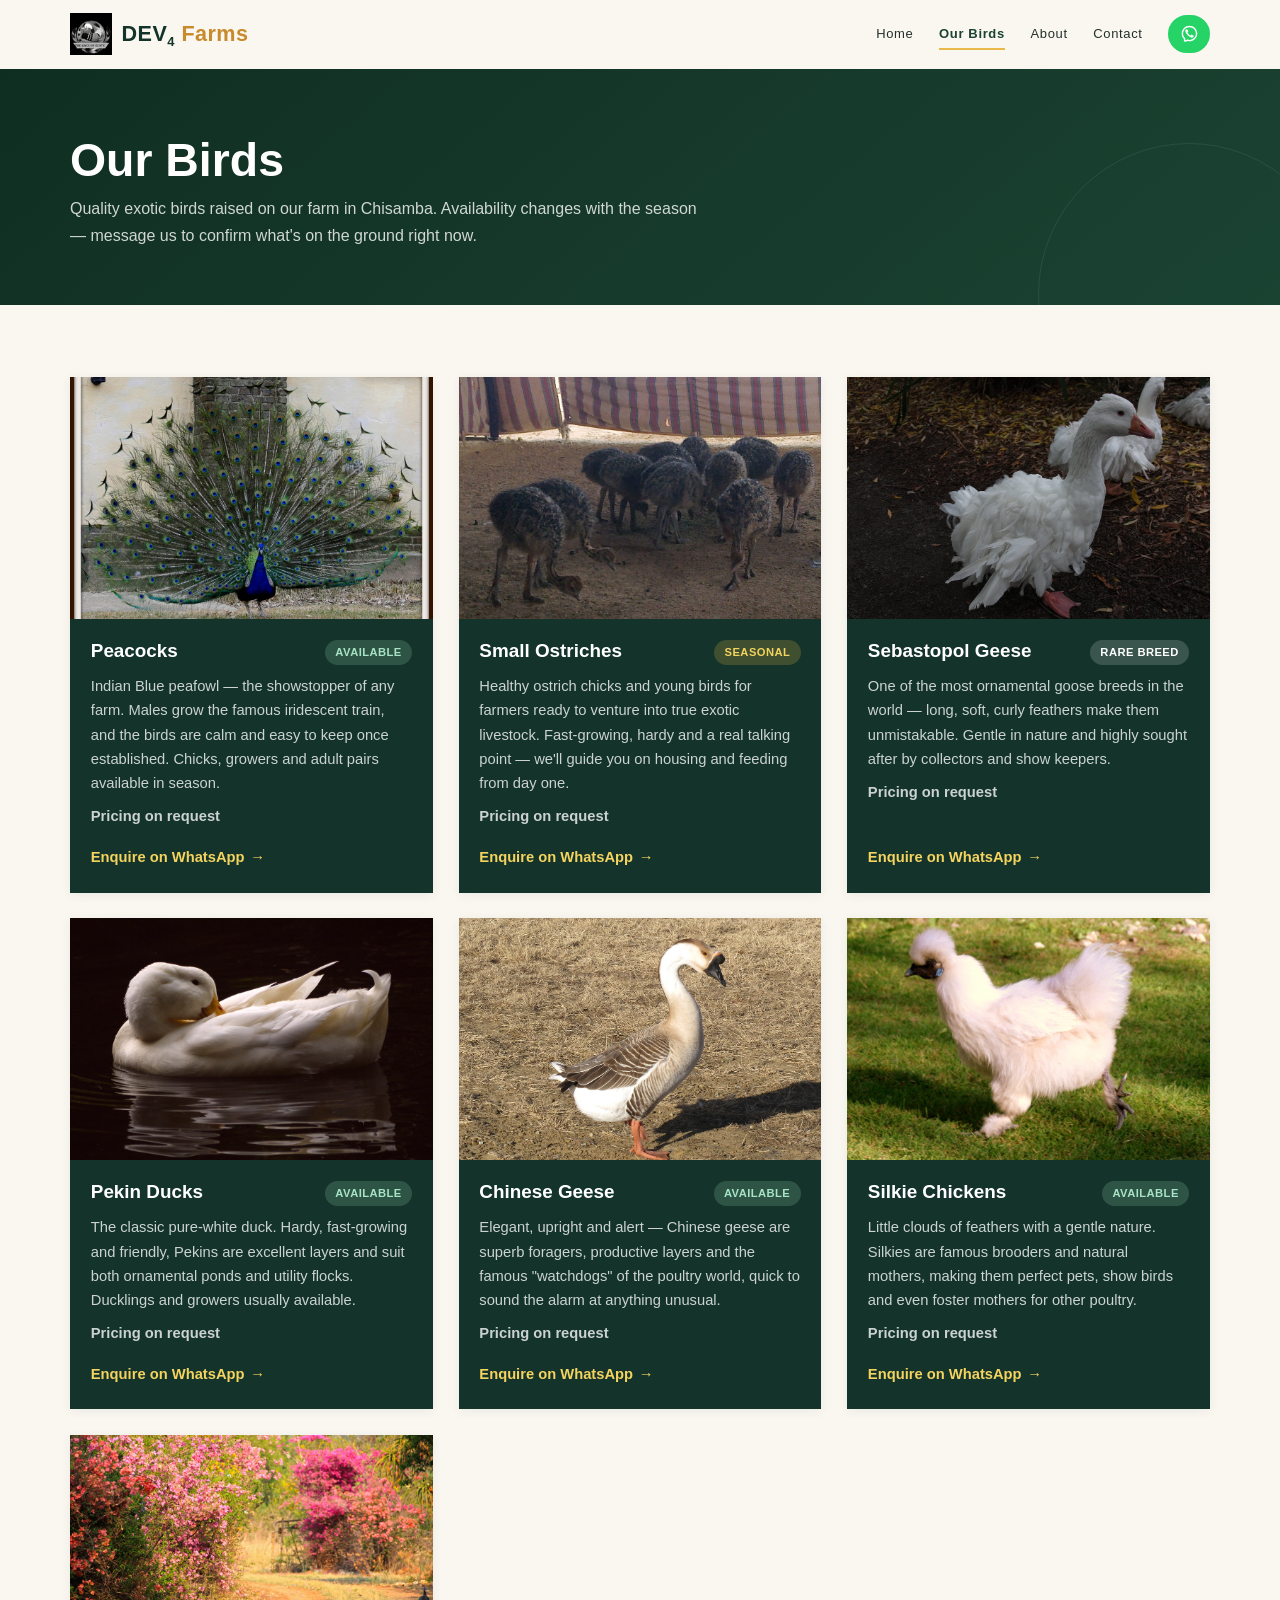
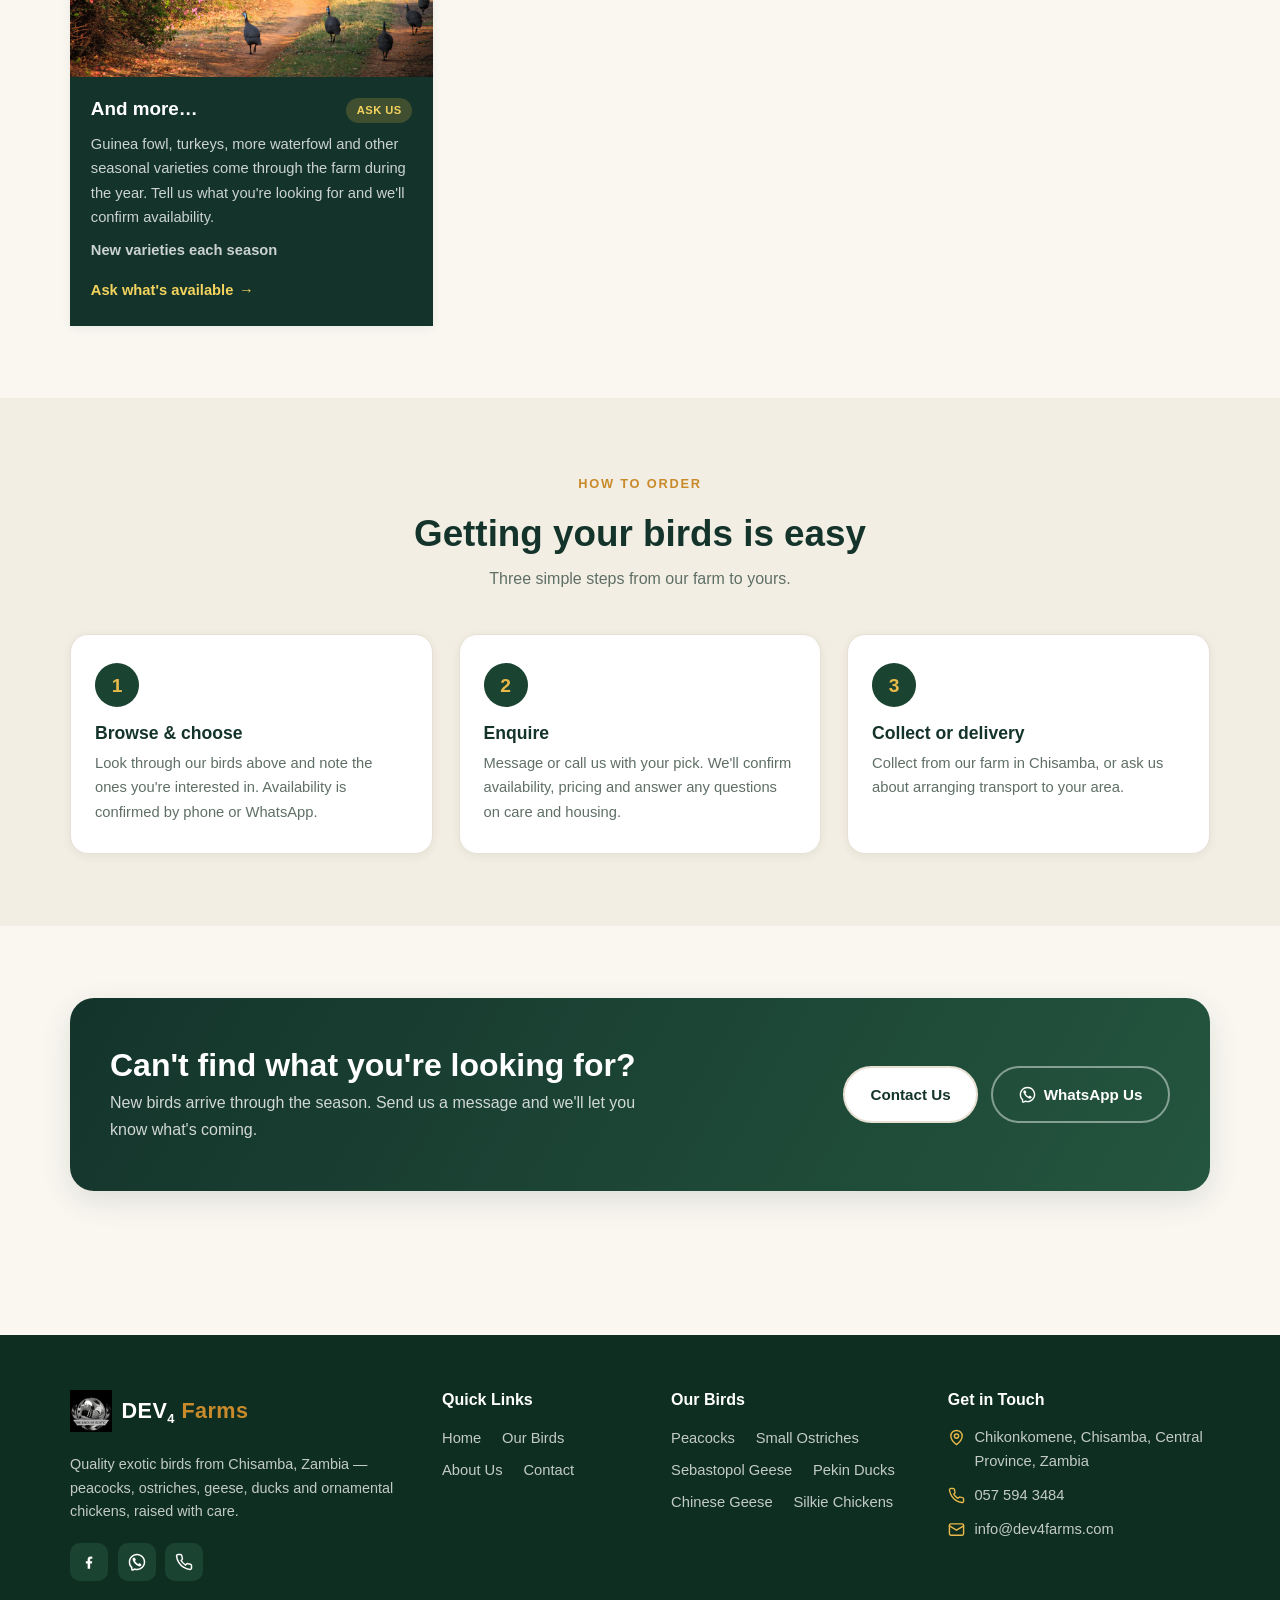
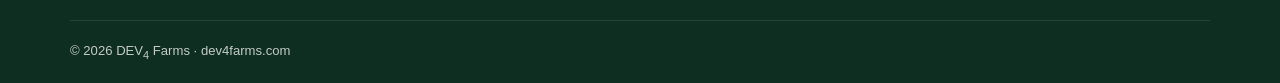
<file: birds.html>
<!DOCTYPE html>
<html lang="en">
<head>
  <meta charset="UTF-8">
  <meta name="viewport" content="width=device-width, initial-scale=1.0">
  <title>Our Birds | DEV4 Farms — Exotic Birds, Chisamba Zambia</title>
  <meta name="description" content="Browse exotic birds from DEV4 Farms: peacocks, small ostriches, Sebastopol geese, Pekin ducks, Chinese geese, Silkie chickens and more. Chisamba, Zambia.">
  <meta name="theme-color" content="#1b4332">
  <link rel="icon" type="image/png" href="images/favicon-32.png">
  <link rel="apple-touch-icon" href="images/apple-touch-icon.png">
  <link rel="stylesheet" href="css/style.css?v=15">
</head>
<body>
  <a class="skip-link" href="#main">Skip to content</a>

  <header class="site-header">
    <div class="container nav-wrap">
      <a href="index.html" class="brand">
        <img src="images/logo.jpg" alt="" class="brand-mark" width="42" height="42">
        <span class="brand-name">DEV<sub>4</sub> <span>Farms</span></span>
      </a>
      <nav class="site-nav" id="siteNav" aria-label="Main navigation">
        <a href="index.html">Home</a>
        <a href="birds.html" class="active">Our Birds</a>
        <a href="about.html">About</a>
        <a href="contact.html">Contact</a>
        <a class="btn btn-whatsapp btn-sm nav-cta" href="https://wa.me/260575943484" target="_blank" rel="noopener" aria-label="WhatsApp us" title="Chat on WhatsApp"><svg class="icon" viewBox="0 0 24 24" fill="currentColor" xmlns="http://www.w3.org/2000/svg" aria-hidden="true"><path d="M6.014 8.00613C6.12827 7.1024 7.30277 5.87414 8.23488 6.01043L8.23339 6.00894C9.14051 6.18132 9.85859 7.74261 10.2635 8.44465C10.5504 8.95402 10.3641 9.4701 10.0965 9.68787C9.7355 9.97883 9.17099 10.3803 9.28943 10.7834C9.5 11.5 12 14 13.2296 14.7107C13.695 14.9797 14.0325 14.2702 14.3207 13.9067C14.5301 13.6271 15.0466 13.46 15.5548 13.736C16.3138 14.178 17.0288 14.6917 17.69 15.27C18.0202 15.546 18.0977 15.9539 17.8689 16.385C17.4659 17.1443 16.3003 18.1456 15.4542 17.9421C13.9764 17.5868 8 15.27 6.08033 8.55801C5.97237 8.24048 5.99955 8.12044 6.014 8.00613Z"/><path fill-rule="evenodd" clip-rule="evenodd" d="M12 23C10.7764 23 10.0994 22.8687 9 22.5L6.89443 23.5528C5.56462 24.2177 4 23.2507 4 21.7639V19.5C1.84655 17.492 1 15.1767 1 12C1 5.92487 5.92487 1 12 1C18.0751 1 23 5.92487 23 12C23 18.0751 18.0751 23 12 23ZM6 18.6303L5.36395 18.0372C3.69087 16.4772 3 14.7331 3 12C3 7.02944 7.02944 3 12 3C16.9706 3 21 7.02944 21 12C21 16.9706 16.9706 21 12 21C11.0143 21 10.552 20.911 9.63595 20.6038L8.84847 20.3397L6 21.7639V18.6303Z"/></svg></a>
      </nav>
      <button class="nav-toggle" id="navToggle" aria-expanded="false" aria-controls="siteNav" aria-label="Open menu">
        <span></span><span></span><span></span>
      </button>
    </div>
  </header>

  <main id="main">

    <section class="page-hero">
      <div class="container">
        <h1>Our Birds</h1>
        <p>Quality exotic birds raised on our farm in Chisamba. Availability changes with the season — message us to confirm what's on the ground right now.</p>
      </div>
    </section>

    <!-- ============ CATALOG ============ -->
    <section class="section">
      <div class="container">
        <div class="grid-3">
          <article class="bird-card reveal">
            <div class="bird-art art-peacock">
              <img src="images/peacock.jpg" alt="Indian Blue peacock in full display" loading="lazy">
            </div>
            <div class="bird-body">
              <div class="bird-top">
                <h3>Peacocks</h3>
                <span class="bird-tag tag-available">Available</span>
              </div>
              <p>Indian Blue peafowl — the showstopper of any farm. Males grow the famous iridescent train, and the birds are calm and easy to keep once established. Chicks, growers and adult pairs available in season.</p>
              <p class="price">Pricing on request</p>
              <div class="card-actions">
                <a class="link-arrow" href="https://wa.me/260575943484?text=Hello%20DEV4%20Farms%2C%20I%27m%20interested%20in%20your%20peacocks." target="_blank" rel="noopener">Enquire on WhatsApp</a>
              </div>
            </div>
          </article>

          <article class="bird-card reveal d1">
            <div class="bird-art art-ostrich">
              <img src="images/ostrich-chicks.jpg" alt="Ostrich chicks in a rearing pen" loading="lazy">
            </div>
            <div class="bird-body">
              <div class="bird-top">
                <h3>Small Ostriches</h3>
                <span class="bird-tag tag-seasonal">Seasonal</span>
              </div>
              <p>Healthy ostrich chicks and young birds for farmers ready to venture into true exotic livestock. Fast-growing, hardy and a real talking point — we'll guide you on housing and feeding from day one.</p>
              <p class="price">Pricing on request</p>
              <div class="card-actions">
                <a class="link-arrow" href="https://wa.me/260575943484?text=Hello%20DEV4%20Farms%2C%20I%27m%20interested%20in%20your%20ostrich%20chicks." target="_blank" rel="noopener">Enquire on WhatsApp</a>
              </div>
            </div>
          </article>

          <article class="bird-card reveal d2">
            <div class="bird-art art-sebastopol">
              <img src="images/sebastopol-goose.jpg" alt="White Sebastopol goose with curly feathers" loading="lazy">
            </div>
            <div class="bird-body">
              <div class="bird-top">
                <h3>Sebastopol Geese</h3>
                <span class="bird-tag tag-rare">Rare breed</span>
              </div>
              <p>One of the most ornamental goose breeds in the world — long, soft, curly feathers make them unmistakable. Gentle in nature and highly sought after by collectors and show keepers.</p>
              <p class="price">Pricing on request</p>
              <div class="card-actions">
                <a class="link-arrow" href="https://wa.me/260575943484?text=Hello%20DEV4%20Farms%2C%20I%27m%20interested%20in%20your%20Sebastopol%20geese." target="_blank" rel="noopener">Enquire on WhatsApp</a>
              </div>
            </div>
          </article>

          <article class="bird-card reveal">
            <div class="bird-art art-pekin">
              <img src="images/pekin-duck.jpg" alt="White Pekin duck" loading="lazy">
            </div>
            <div class="bird-body">
              <div class="bird-top">
                <h3>Pekin Ducks</h3>
                <span class="bird-tag tag-available">Available</span>
              </div>
              <p>The classic pure-white duck. Hardy, fast-growing and friendly, Pekins are excellent layers and suit both ornamental ponds and utility flocks. Ducklings and growers usually available.</p>
              <p class="price">Pricing on request</p>
              <div class="card-actions">
                <a class="link-arrow" href="https://wa.me/260575943484?text=Hello%20DEV4%20Farms%2C%20I%27m%20interested%20in%20your%20Pekin%20ducks." target="_blank" rel="noopener">Enquire on WhatsApp</a>
              </div>
            </div>
          </article>

          <article class="bird-card reveal d1">
            <div class="bird-art art-chinese">
              <img src="images/chinese-goose.jpg" alt="Brown Chinese goose with black knob" loading="lazy">
            </div>
            <div class="bird-body">
              <div class="bird-top">
                <h3>Chinese Geese</h3>
                <span class="bird-tag tag-available">Available</span>
              </div>
              <p>Elegant, upright and alert — Chinese geese are superb foragers, productive layers and the famous "watchdogs" of the poultry world, quick to sound the alarm at anything unusual.</p>
              <p class="price">Pricing on request</p>
              <div class="card-actions">
                <a class="link-arrow" href="https://wa.me/260575943484?text=Hello%20DEV4%20Farms%2C%20I%27m%20interested%20in%20your%20Chinese%20geese." target="_blank" rel="noopener">Enquire on WhatsApp</a>
              </div>
            </div>
          </article>

          <article class="bird-card reveal d2">
            <div class="bird-art art-silkie">
              <img src="images/silkie-chicken.jpg" alt="White Silkie chicken with fluffy feathers" loading="lazy">
            </div>
            <div class="bird-body">
              <div class="bird-top">
                <h3>Silkie Chickens</h3>
                <span class="bird-tag tag-available">Available</span>
              </div>
              <p>Little clouds of feathers with a gentle nature. Silkies are famous brooders and natural mothers, making them perfect pets, show birds and even foster mothers for other poultry.</p>
              <p class="price">Pricing on request</p>
              <div class="card-actions">
                <a class="link-arrow" href="https://wa.me/260575943484?text=Hello%20DEV4%20Farms%2C%20I%27m%20interested%20in%20your%20Silkie%20chickens." target="_blank" rel="noopener">Enquire on WhatsApp</a>
              </div>
            </div>
          </article>

          <article class="bird-card reveal">
            <div class="bird-art art-more">
              <img src="images/guineafowl.jpg" alt="Helmeted guineafowl walking on a farm road" loading="lazy">
            </div>
            <div class="bird-body">
              <div class="bird-top">
                <h3>And more&hellip;</h3>
                <span class="bird-tag tag-seasonal">Ask us</span>
              </div>
              <p>Guinea fowl, turkeys, more waterfowl and other seasonal varieties come through the farm during the year. Tell us what you're looking for and we'll confirm availability.</p>
              <p class="price">New varieties each season</p>
              <div class="card-actions">
                <a class="link-arrow" href="https://wa.me/260575943484?text=Hello%20DEV4%20Farms%2C%20what%20other%20birds%20do%20you%20have%20available%3F" target="_blank" rel="noopener">Ask what's available</a>
              </div>
            </div>
          </article>
        </div>
      </div>
    </section>

    <!-- ============ HOW TO ORDER ============ -->
    <section class="section alt">
      <div class="container">
        <div class="section-head center reveal">
          <p class="eyebrow">How to order</p>
          <h2>Getting your birds is easy</h2>
          <p>Three simple steps from our farm to yours.</p>
        </div>
        <div class="steps">
          <div class="step reveal">
            <div class="step-num"></div>
            <h3>Browse & choose</h3>
            <p>Look through our birds above and note the ones you're interested in. Availability is confirmed by phone or WhatsApp.</p>
          </div>
          <div class="step reveal d1">
            <div class="step-num"></div>
            <h3>Enquire</h3>
            <p>Message or call us with your pick. We'll confirm availability, pricing and answer any questions on care and housing.</p>
          </div>
          <div class="step reveal d2">
            <div class="step-num"></div>
            <h3>Collect or delivery</h3>
            <p>Collect from our farm in Chisamba, or ask us about arranging transport to your area.</p>
          </div>
        </div>
      </div>
    </section>

    <!-- ============ CTA ============ -->
    <section class="section">
      <div class="container">
        <div class="cta-banner reveal">
          <div>
            <h2>Can't find what you're looking for?</h2>
            <p>New birds arrive through the season. Send us a message and we'll let you know what's coming.</p>
          </div>
          <div class="cta-actions">
            <a class="btn btn-primary" href="contact.html">Contact Us</a>
            <a class="btn btn-ghost" href="https://wa.me/260575943484?text=Hello%20DEV4%20Farms%2C%20I%27m%20looking%20for%20a%20particular%20bird." target="_blank" rel="noopener"><svg class="icon" viewBox="0 0 24 24" fill="currentColor" xmlns="http://www.w3.org/2000/svg" aria-hidden="true"><path d="M6.014 8.00613C6.12827 7.1024 7.30277 5.87414 8.23488 6.01043L8.23339 6.00894C9.14051 6.18132 9.85859 7.74261 10.2635 8.44465C10.5504 8.95402 10.3641 9.4701 10.0965 9.68787C9.7355 9.97883 9.17099 10.3803 9.28943 10.7834C9.5 11.5 12 14 13.2296 14.7107C13.695 14.9797 14.0325 14.2702 14.3207 13.9067C14.5301 13.6271 15.0466 13.46 15.5548 13.736C16.3138 14.178 17.0288 14.6917 17.69 15.27C18.0202 15.546 18.0977 15.9539 17.8689 16.385C17.4659 17.1443 16.3003 18.1456 15.4542 17.9421C13.9764 17.5868 8 15.27 6.08033 8.55801C5.97237 8.24048 5.99955 8.12044 6.014 8.00613Z"/><path fill-rule="evenodd" clip-rule="evenodd" d="M12 23C10.7764 23 10.0994 22.8687 9 22.5L6.89443 23.5528C5.56462 24.2177 4 23.2507 4 21.7639V19.5C1.84655 17.492 1 15.1767 1 12C1 5.92487 5.92487 1 12 1C18.0751 1 23 5.92487 23 12C23 18.0751 18.0751 23 12 23ZM6 18.6303L5.36395 18.0372C3.69087 16.4772 3 14.7331 3 12C3 7.02944 7.02944 3 12 3C16.9706 3 21 7.02944 21 12C21 16.9706 16.9706 21 12 21C11.0143 21 10.552 20.911 9.63595 20.6038L8.84847 20.3397L6 21.7639V18.6303Z"/></svg>WhatsApp Us</a>
          </div>
        </div>
      </div>
    </section>

  </main>

  <footer class="site-footer">
    <div class="container footer-grid">
      <div class="footer-brand">
        <a href="index.html" class="brand">
          <img src="images/logo.jpg" alt="" class="brand-mark" width="42" height="42">
          <span class="brand-name">DEV<sub>4</sub> <span>Farms</span></span>
        </a>
        <p>Quality exotic birds from Chisamba, Zambia — peacocks, ostriches, geese, ducks and ornamental chickens, raised with care.</p>
        <div class="socials">
          <a href="https://www.facebook.com/share/1CGb4XoiZv/?mibextid=wwXIfr" target="_blank" rel="noopener" aria-label="Facebook"><svg viewBox="0 0 24 24" fill="currentColor"><path d="M13.5 21v-7h2.4l.4-3h-2.8V9.1c0-.9.3-1.5 1.6-1.5h1.3V4.9c-.3 0-1.2-.1-2.3-.1-2.3 0-3.9 1.4-3.9 4v2.2H7.8v3h2.4v7h3.3z"/></svg></a>
          <a href="https://wa.me/260575943484" target="_blank" rel="noopener" aria-label="WhatsApp"><svg viewBox="0 0 24 24" fill="currentColor" xmlns="http://www.w3.org/2000/svg"><path d="M6.014 8.00613C6.12827 7.1024 7.30277 5.87414 8.23488 6.01043L8.23339 6.00894C9.14051 6.18132 9.85859 7.74261 10.2635 8.44465C10.5504 8.95402 10.3641 9.4701 10.0965 9.68787C9.7355 9.97883 9.17099 10.3803 9.28943 10.7834C9.5 11.5 12 14 13.2296 14.7107C13.695 14.9797 14.0325 14.2702 14.3207 13.9067C14.5301 13.6271 15.0466 13.46 15.5548 13.736C16.3138 14.178 17.0288 14.6917 17.69 15.27C18.0202 15.546 18.0977 15.9539 17.8689 16.385C17.4659 17.1443 16.3003 18.1456 15.4542 17.9421C13.9764 17.5868 8 15.27 6.08033 8.55801C5.97237 8.24048 5.99955 8.12044 6.014 8.00613Z"/><path fill-rule="evenodd" clip-rule="evenodd" d="M12 23C10.7764 23 10.0994 22.8687 9 22.5L6.89443 23.5528C5.56462 24.2177 4 23.2507 4 21.7639V19.5C1.84655 17.492 1 15.1767 1 12C1 5.92487 5.92487 1 12 1C18.0751 1 23 5.92487 23 12C23 18.0751 18.0751 23 12 23ZM6 18.6303L5.36395 18.0372C3.69087 16.4772 3 14.7331 3 12C3 7.02944 7.02944 3 12 3C16.9706 3 21 7.02944 21 12C21 16.9706 16.9706 21 12 21C11.0143 21 10.552 20.911 9.63595 20.6038L8.84847 20.3397L6 21.7639V18.6303Z"/></svg></a>
          <a href="tel:+260575943484" aria-label="Call us"><svg viewBox="0 0 24 24" fill="none" stroke="currentColor" stroke-width="2" stroke-linecap="round" stroke-linejoin="round"><path d="M22 16.9v3a2 2 0 0 1-2.2 2 19.8 19.8 0 0 1-8.6-3.1 19.5 19.5 0 0 1-6-6A19.8 19.8 0 0 1 2.1 4.2 2 2 0 0 1 4.1 2h3a2 2 0 0 1 2 1.7c.1 1 .4 2 .7 2.9a2 2 0 0 1-.4 2.1L8.1 10a16 16 0 0 0 6 6l1.3-1.3a2 2 0 0 1 2.1-.4c.9.3 1.9.6 2.9.7a2 2 0 0 1 1.7 2z"/></svg></a>
        </div>
      </div>
      <div class="footer-col">
        <h4>Quick Links</h4>
        <ul class="footer-links">
          <li><a href="index.html">Home</a></li>
          <li><a href="birds.html">Our Birds</a></li>
          <li><a href="about.html">About Us</a></li>
          <li><a href="contact.html">Contact</a></li>
        </ul>
      </div>
      <div class="footer-col">
        <h4>Our Birds</h4>
        <ul class="footer-links">
          <li><a href="birds.html">Peacocks</a></li>
          <li><a href="birds.html">Small Ostriches</a></li>
          <li><a href="birds.html">Sebastopol Geese</a></li>
          <li><a href="birds.html">Pekin Ducks</a></li>
          <li><a href="birds.html">Chinese Geese</a></li>
          <li><a href="birds.html">Silkie Chickens</a></li>
        </ul>
      </div>
      <div class="footer-col">
        <h4>Get in Touch</h4>
        <ul class="footer-contact">
          <li><svg viewBox="0 0 24 24" fill="none" stroke="currentColor" stroke-width="2" stroke-linecap="round" stroke-linejoin="round"><path d="M20 10c0 6-8 12-8 12S4 16 4 10a8 8 0 0 1 16 0z"/><circle cx="12" cy="10" r="3"/></svg><span>Chikonkomene, Chisamba, Central Province, Zambia</span></li>
          <li><svg viewBox="0 0 24 24" fill="none" stroke="currentColor" stroke-width="2" stroke-linecap="round" stroke-linejoin="round"><path d="M22 16.9v3a2 2 0 0 1-2.2 2 19.8 19.8 0 0 1-8.6-3.1 19.5 19.5 0 0 1-6-6A19.8 19.8 0 0 1 2.1 4.2 2 2 0 0 1 4.1 2h3a2 2 0 0 1 2 1.7c.1 1 .4 2 .7 2.9a2 2 0 0 1-.4 2.1L8.1 10a16 16 0 0 0 6 6l1.3-1.3a2 2 0 0 1 2.1-.4c.9.3 1.9.6 2.9.7a2 2 0 0 1 1.7 2z"/></svg><a href="tel:+260575943484">057 594 3484</a></li>
          <li><svg viewBox="0 0 24 24" fill="none" stroke="currentColor" stroke-width="2" stroke-linecap="round" stroke-linejoin="round"><rect x="2" y="4" width="20" height="16" rx="2"/><path d="m22 7-10 6L2 7"/></svg><a href="mailto:info@dev4farms.com">info@dev4farms.com</a></li>
        </ul>
      </div>
    </div>
    <div class="container footer-bottom">
      <span>&copy; <span id="year">2026</span> DEV<sub>4</sub> Farms &middot; dev4farms.com</span>
    </div>
  </footer>

  <script src="js/main.js?v=2"></script>
</body>
</html>
</file>
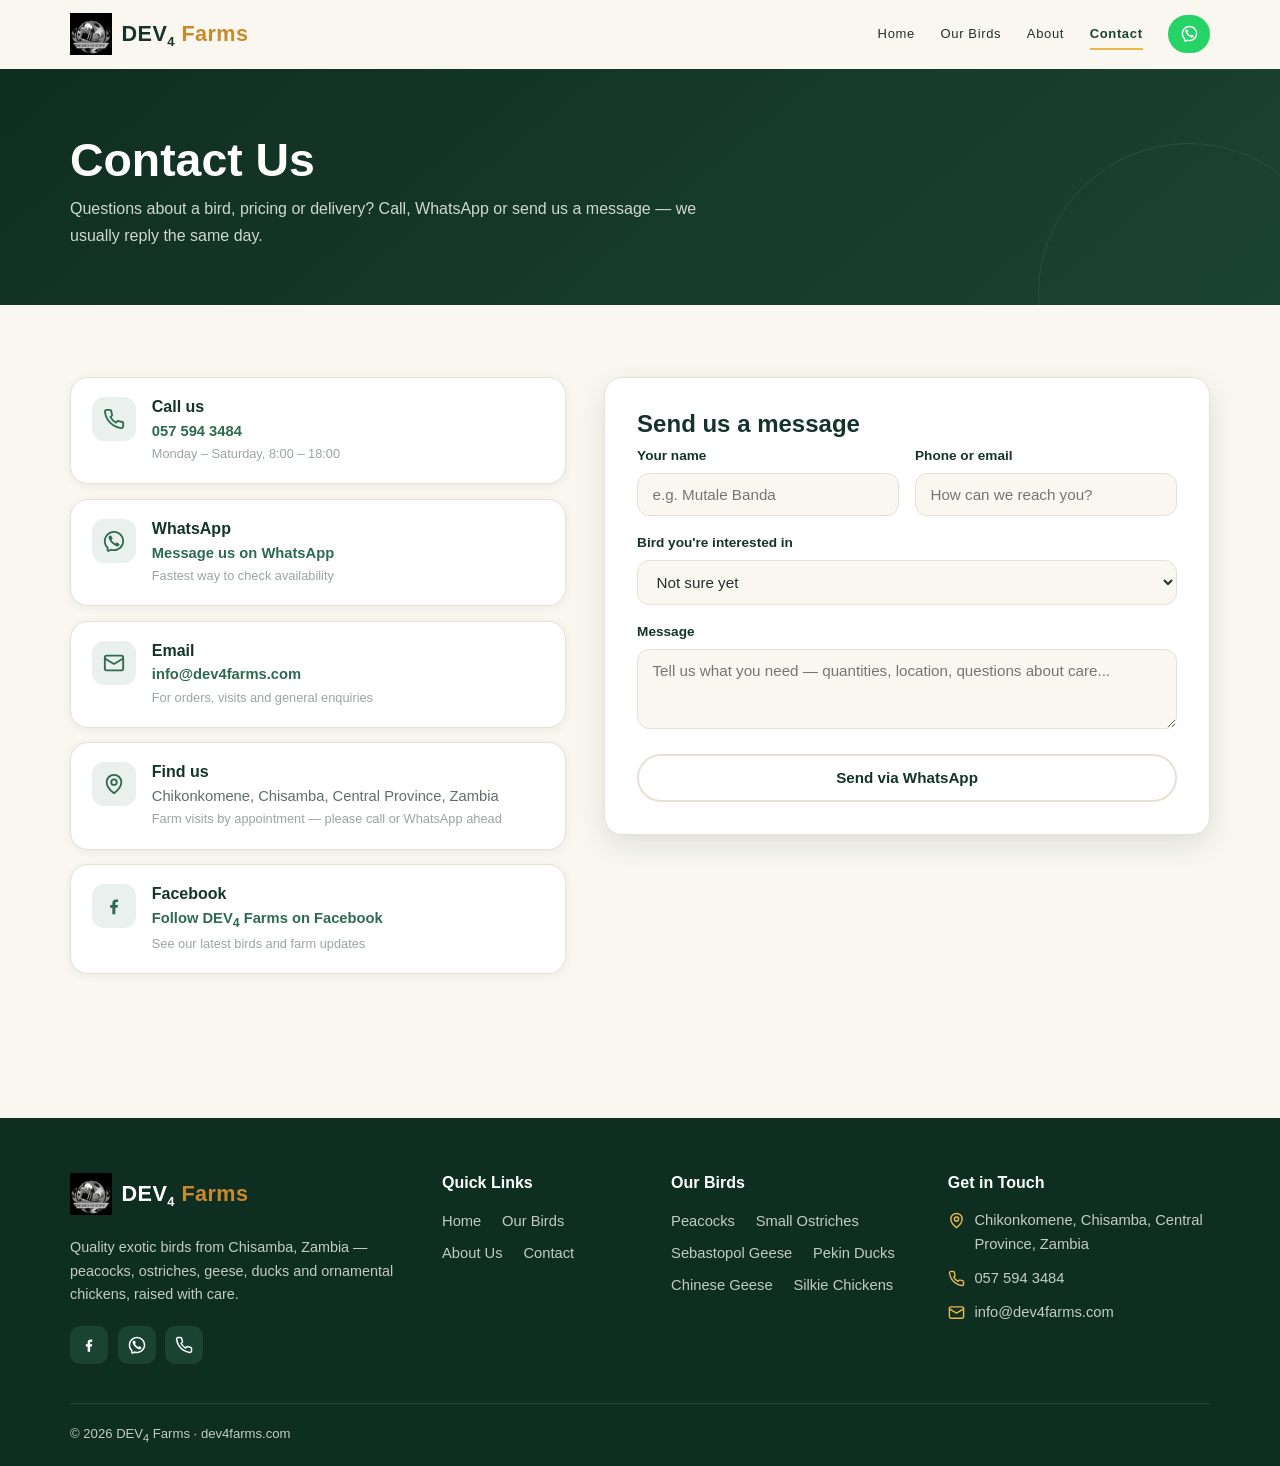
<file: contact.html>
<!DOCTYPE html>
<html lang="en">
<head>
  <meta charset="UTF-8">
  <meta name="viewport" content="width=device-width, initial-scale=1.0">
  <title>Contact Us | DEV4 Farms — Exotic Birds, Chisamba Zambia</title>
  <meta name="description" content="Contact DEV4 Farms in Chisamba, Zambia. Call or WhatsApp 057 594 3484 to enquire about peacocks, ostriches, geese, ducks and ornamental chickens.">
  <meta name="theme-color" content="#1b4332">
  <link rel="icon" type="image/png" href="images/favicon-32.png">
  <link rel="apple-touch-icon" href="images/apple-touch-icon.png">
  <link rel="stylesheet" href="css/style.css?v=15">
</head>
<body>
  <a class="skip-link" href="#main">Skip to content</a>

  <header class="site-header">
    <div class="container nav-wrap">
      <a href="index.html" class="brand">
        <img src="images/logo.jpg" alt="" class="brand-mark" width="42" height="42">
        <span class="brand-name">DEV<sub>4</sub> <span>Farms</span></span>
      </a>
      <nav class="site-nav" id="siteNav" aria-label="Main navigation">
        <a href="index.html">Home</a>
        <a href="birds.html">Our Birds</a>
        <a href="about.html">About</a>
        <a href="contact.html" class="active">Contact</a>
        <a class="btn btn-whatsapp btn-sm nav-cta" href="https://wa.me/260575943484" target="_blank" rel="noopener" aria-label="WhatsApp us" title="Chat on WhatsApp"><svg class="icon" viewBox="0 0 24 24" fill="currentColor" xmlns="http://www.w3.org/2000/svg" aria-hidden="true"><path d="M6.014 8.00613C6.12827 7.1024 7.30277 5.87414 8.23488 6.01043L8.23339 6.00894C9.14051 6.18132 9.85859 7.74261 10.2635 8.44465C10.5504 8.95402 10.3641 9.4701 10.0965 9.68787C9.7355 9.97883 9.17099 10.3803 9.28943 10.7834C9.5 11.5 12 14 13.2296 14.7107C13.695 14.9797 14.0325 14.2702 14.3207 13.9067C14.5301 13.6271 15.0466 13.46 15.5548 13.736C16.3138 14.178 17.0288 14.6917 17.69 15.27C18.0202 15.546 18.0977 15.9539 17.8689 16.385C17.4659 17.1443 16.3003 18.1456 15.4542 17.9421C13.9764 17.5868 8 15.27 6.08033 8.55801C5.97237 8.24048 5.99955 8.12044 6.014 8.00613Z"/><path fill-rule="evenodd" clip-rule="evenodd" d="M12 23C10.7764 23 10.0994 22.8687 9 22.5L6.89443 23.5528C5.56462 24.2177 4 23.2507 4 21.7639V19.5C1.84655 17.492 1 15.1767 1 12C1 5.92487 5.92487 1 12 1C18.0751 1 23 5.92487 23 12C23 18.0751 18.0751 23 12 23ZM6 18.6303L5.36395 18.0372C3.69087 16.4772 3 14.7331 3 12C3 7.02944 7.02944 3 12 3C16.9706 3 21 7.02944 21 12C21 16.9706 16.9706 21 12 21C11.0143 21 10.552 20.911 9.63595 20.6038L8.84847 20.3397L6 21.7639V18.6303Z"/></svg></a>
      </nav>
      <button class="nav-toggle" id="navToggle" aria-expanded="false" aria-controls="siteNav" aria-label="Open menu">
        <span></span><span></span><span></span>
      </button>
    </div>
  </header>

  <main id="main">

    <section class="page-hero">
      <div class="container">
        <h1>Contact Us</h1>
        <p>Questions about a bird, pricing or delivery? Call, WhatsApp or send us a message — we usually reply the same day.</p>
      </div>
    </section>

    <!-- ============ CONTACT ============ -->
    <section class="section">
      <div class="container contact-grid">

        <div class="reveal">
          <div class="info-card">
            <span class="info-icon"><svg viewBox="0 0 24 24" fill="none" stroke="currentColor" stroke-width="2" stroke-linecap="round" stroke-linejoin="round"><path d="M22 16.9v3a2 2 0 0 1-2.2 2 19.8 19.8 0 0 1-8.6-3.1 19.5 19.5 0 0 1-6-6A19.8 19.8 0 0 1 2.1 4.2 2 2 0 0 1 4.1 2h3a2 2 0 0 1 2 1.7c.1 1 .4 2 .7 2.9a2 2 0 0 1-.4 2.1L8.1 10a16 16 0 0 0 6 6l1.3-1.3a2 2 0 0 1 2.1-.4c.9.3 1.9.6 2.9.7a2 2 0 0 1 1.7 2z"/></svg></span>
            <div>
              <h3>Call us</h3>
              <p><a href="tel:+260575943484">057 594 3484</a></p>
              <p class="note">Monday – Saturday, 8:00 – 18:00</p>
            </div>
          </div>

          <div class="info-card">
            <span class="info-icon"><svg viewBox="0 0 24 24" fill="currentColor" xmlns="http://www.w3.org/2000/svg"><path d="M6.014 8.00613C6.12827 7.1024 7.30277 5.87414 8.23488 6.01043L8.23339 6.00894C9.14051 6.18132 9.85859 7.74261 10.2635 8.44465C10.5504 8.95402 10.3641 9.4701 10.0965 9.68787C9.7355 9.97883 9.17099 10.3803 9.28943 10.7834C9.5 11.5 12 14 13.2296 14.7107C13.695 14.9797 14.0325 14.2702 14.3207 13.9067C14.5301 13.6271 15.0466 13.46 15.5548 13.736C16.3138 14.178 17.0288 14.6917 17.69 15.27C18.0202 15.546 18.0977 15.9539 17.8689 16.385C17.4659 17.1443 16.3003 18.1456 15.4542 17.9421C13.9764 17.5868 8 15.27 6.08033 8.55801C5.97237 8.24048 5.99955 8.12044 6.014 8.00613Z"/><path fill-rule="evenodd" clip-rule="evenodd" d="M12 23C10.7764 23 10.0994 22.8687 9 22.5L6.89443 23.5528C5.56462 24.2177 4 23.2507 4 21.7639V19.5C1.84655 17.492 1 15.1767 1 12C1 5.92487 5.92487 1 12 1C18.0751 1 23 5.92487 23 12C23 18.0751 18.0751 23 12 23ZM6 18.6303L5.36395 18.0372C3.69087 16.4772 3 14.7331 3 12C3 7.02944 7.02944 3 12 3C16.9706 3 21 7.02944 21 12C21 16.9706 16.9706 21 12 21C11.0143 21 10.552 20.911 9.63595 20.6038L8.84847 20.3397L6 21.7639V18.6303Z"/></svg></span>
            <div>
              <h3>WhatsApp</h3>
              <p><a href="https://wa.me/260575943484" target="_blank" rel="noopener">Message us on WhatsApp</a></p>
              <p class="note">Fastest way to check availability</p>
            </div>
          </div>

          <div class="info-card">
            <span class="info-icon"><svg viewBox="0 0 24 24" fill="none" stroke="currentColor" stroke-width="2" stroke-linecap="round" stroke-linejoin="round"><rect x="2" y="4" width="20" height="16" rx="2"/><path d="m22 7-10 6L2 7"/></svg></span>
            <div>
              <h3>Email</h3>
              <p><a href="mailto:info@dev4farms.com">info@dev4farms.com</a></p>
              <p class="note">For orders, visits and general enquiries</p>
            </div>
          </div>

          <div class="info-card">
            <span class="info-icon"><svg viewBox="0 0 24 24" fill="none" stroke="currentColor" stroke-width="2" stroke-linecap="round" stroke-linejoin="round"><path d="M20 10c0 6-8 12-8 12S4 16 4 10a8 8 0 0 1 16 0z"/><circle cx="12" cy="10" r="3"/></svg></span>
            <div>
              <h3>Find us</h3>
              <p>Chikonkomene, Chisamba, Central Province, Zambia</p>
              <p class="note">Farm visits by appointment — please call or WhatsApp ahead</p>
            </div>
          </div>

          <div class="info-card">
            <span class="info-icon"><svg viewBox="0 0 24 24" fill="currentColor"><path d="M13.5 21v-7h2.4l.4-3h-2.8V9.1c0-.9.3-1.5 1.6-1.5h1.3V4.9c-.3 0-1.2-.1-2.3-.1-2.3 0-3.9 1.4-3.9 4v2.2H7.8v3h2.4v7h3.3z"/></svg></span>
            <div>
              <h3>Facebook</h3>
              <p><a href="https://www.facebook.com/share/1CGb4XoiZv/?mibextid=wwXIfr" target="_blank" rel="noopener">Follow DEV<sub>4</sub> Farms on Facebook</a></p>
              <p class="note">See our latest birds and farm updates</p>
            </div>
          </div>
        </div>

        <div class="contact-form-card reveal d1">
          <h2>Send us a message</h2>
          <form id="enquiryForm">
            <div class="form-row">
              <div class="field">
                <label for="name">Your name</label>
                <input type="text" id="name" name="name" placeholder="e.g. Mutale Banda" required>
              </div>
              <div class="field">
                <label for="contact">Phone or email</label>
                <input type="text" id="contact" name="contact" placeholder="How can we reach you?" required>
              </div>
            </div>
            <div class="field">
              <label for="bird">Bird you're interested in</label>
              <select id="bird" name="bird">
                <option value="Not sure yet">Not sure yet</option>
                <option>Peacocks</option>
                <option>Small Ostriches (chicks)</option>
                <option>Sebastopol Geese</option>
                <option>Pekin Ducks</option>
                <option>Chinese Geese</option>
                <option>Silkie Chickens</option>
                <option>Something else</option>
              </select>
            </div>
            <div class="field">
              <label for="message">Message</label>
              <textarea id="message" name="message" placeholder="Tell us what you need — quantities, location, questions about care..."></textarea>
            </div>
            <button type="submit" class="btn btn-primary btn-block">Send via WhatsApp</button>
            <p class="form-success" id="formSuccess" hidden>WhatsApp should have opened with your message ready to send. If it didn't, call us on <a href="tel:+260575943484">057 594 3484</a>.</p>
          </form>
        </div>

      </div>
    </section>

  </main>

  <footer class="site-footer">
    <div class="container footer-grid">
      <div class="footer-brand">
        <a href="index.html" class="brand">
          <img src="images/logo.jpg" alt="" class="brand-mark" width="42" height="42">
          <span class="brand-name">DEV<sub>4</sub> <span>Farms</span></span>
        </a>
        <p>Quality exotic birds from Chisamba, Zambia — peacocks, ostriches, geese, ducks and ornamental chickens, raised with care.</p>
        <div class="socials">
          <a href="https://www.facebook.com/share/1CGb4XoiZv/?mibextid=wwXIfr" target="_blank" rel="noopener" aria-label="Facebook"><svg viewBox="0 0 24 24" fill="currentColor"><path d="M13.5 21v-7h2.4l.4-3h-2.8V9.1c0-.9.3-1.5 1.6-1.5h1.3V4.9c-.3 0-1.2-.1-2.3-.1-2.3 0-3.9 1.4-3.9 4v2.2H7.8v3h2.4v7h3.3z"/></svg></a>
          <a href="https://wa.me/260575943484" target="_blank" rel="noopener" aria-label="WhatsApp"><svg viewBox="0 0 24 24" fill="currentColor" xmlns="http://www.w3.org/2000/svg"><path d="M6.014 8.00613C6.12827 7.1024 7.30277 5.87414 8.23488 6.01043L8.23339 6.00894C9.14051 6.18132 9.85859 7.74261 10.2635 8.44465C10.5504 8.95402 10.3641 9.4701 10.0965 9.68787C9.7355 9.97883 9.17099 10.3803 9.28943 10.7834C9.5 11.5 12 14 13.2296 14.7107C13.695 14.9797 14.0325 14.2702 14.3207 13.9067C14.5301 13.6271 15.0466 13.46 15.5548 13.736C16.3138 14.178 17.0288 14.6917 17.69 15.27C18.0202 15.546 18.0977 15.9539 17.8689 16.385C17.4659 17.1443 16.3003 18.1456 15.4542 17.9421C13.9764 17.5868 8 15.27 6.08033 8.55801C5.97237 8.24048 5.99955 8.12044 6.014 8.00613Z"/><path fill-rule="evenodd" clip-rule="evenodd" d="M12 23C10.7764 23 10.0994 22.8687 9 22.5L6.89443 23.5528C5.56462 24.2177 4 23.2507 4 21.7639V19.5C1.84655 17.492 1 15.1767 1 12C1 5.92487 5.92487 1 12 1C18.0751 1 23 5.92487 23 12C23 18.0751 18.0751 23 12 23ZM6 18.6303L5.36395 18.0372C3.69087 16.4772 3 14.7331 3 12C3 7.02944 7.02944 3 12 3C16.9706 3 21 7.02944 21 12C21 16.9706 16.9706 21 12 21C11.0143 21 10.552 20.911 9.63595 20.6038L8.84847 20.3397L6 21.7639V18.6303Z"/></svg></a>
          <a href="tel:+260575943484" aria-label="Call us"><svg viewBox="0 0 24 24" fill="none" stroke="currentColor" stroke-width="2" stroke-linecap="round" stroke-linejoin="round"><path d="M22 16.9v3a2 2 0 0 1-2.2 2 19.8 19.8 0 0 1-8.6-3.1 19.5 19.5 0 0 1-6-6A19.8 19.8 0 0 1 2.1 4.2 2 2 0 0 1 4.1 2h3a2 2 0 0 1 2 1.7c.1 1 .4 2 .7 2.9a2 2 0 0 1-.4 2.1L8.1 10a16 16 0 0 0 6 6l1.3-1.3a2 2 0 0 1 2.1-.4c.9.3 1.9.6 2.9.7a2 2 0 0 1 1.7 2z"/></svg></a>
        </div>
      </div>
      <div class="footer-col">
        <h4>Quick Links</h4>
        <ul class="footer-links">
          <li><a href="index.html">Home</a></li>
          <li><a href="birds.html">Our Birds</a></li>
          <li><a href="about.html">About Us</a></li>
          <li><a href="contact.html">Contact</a></li>
        </ul>
      </div>
      <div class="footer-col">
        <h4>Our Birds</h4>
        <ul class="footer-links">
          <li><a href="birds.html">Peacocks</a></li>
          <li><a href="birds.html">Small Ostriches</a></li>
          <li><a href="birds.html">Sebastopol Geese</a></li>
          <li><a href="birds.html">Pekin Ducks</a></li>
          <li><a href="birds.html">Chinese Geese</a></li>
          <li><a href="birds.html">Silkie Chickens</a></li>
        </ul>
      </div>
      <div class="footer-col">
        <h4>Get in Touch</h4>
        <ul class="footer-contact">
          <li><svg viewBox="0 0 24 24" fill="none" stroke="currentColor" stroke-width="2" stroke-linecap="round" stroke-linejoin="round"><path d="M20 10c0 6-8 12-8 12S4 16 4 10a8 8 0 0 1 16 0z"/><circle cx="12" cy="10" r="3"/></svg><span>Chikonkomene, Chisamba, Central Province, Zambia</span></li>
          <li><svg viewBox="0 0 24 24" fill="none" stroke="currentColor" stroke-width="2" stroke-linecap="round" stroke-linejoin="round"><path d="M22 16.9v3a2 2 0 0 1-2.2 2 19.8 19.8 0 0 1-8.6-3.1 19.5 19.5 0 0 1-6-6A19.8 19.8 0 0 1 2.1 4.2 2 2 0 0 1 4.1 2h3a2 2 0 0 1 2 1.7c.1 1 .4 2 .7 2.9a2 2 0 0 1-.4 2.1L8.1 10a16 16 0 0 0 6 6l1.3-1.3a2 2 0 0 1 2.1-.4c.9.3 1.9.6 2.9.7a2 2 0 0 1 1.7 2z"/></svg><a href="tel:+260575943484">057 594 3484</a></li>
          <li><svg viewBox="0 0 24 24" fill="none" stroke="currentColor" stroke-width="2" stroke-linecap="round" stroke-linejoin="round"><rect x="2" y="4" width="20" height="16" rx="2"/><path d="m22 7-10 6L2 7"/></svg><a href="mailto:info@dev4farms.com">info@dev4farms.com</a></li>
        </ul>
      </div>
    </div>
    <div class="container footer-bottom">
      <span>&copy; <span id="year">2026</span> DEV<sub>4</sub> Farms &middot; dev4farms.com</span>
    </div>
  </footer>

  <script src="js/main.js?v=2"></script>
</body>
</html>
</file>
<file: css/style.css>
/* ============================================================
   DEV4 Farms — dev4farms.com
   Static site stylesheet
   ============================================================ */

:root {
  --green-950: #0f2e22;
  --green-900: #14342b;
  --green-800: #1b4332;
  --green-700: #24553f;
  --green-600: #2d6a4f;
  --green-500: #40916c;
  --gold: #e9b949;
  --gold-soft: #f4d35e;
  --gold-deep: #c98a2b;
  --cream: #faf7f1;
  --card: #ffffff;
  --ink: #22302a;
  --muted: #5f6f66;
  --line: #e7e0d3;
  --shadow-sm: 0 2px 10px rgba(20, 52, 43, 0.07);
  --shadow-md: 0 10px 30px rgba(20, 52, 43, 0.12);
  --radius: 18px;
  --radius-sm: 12px;
  --font-head: Arial, Helvetica, sans-serif;
  --font-body: Arial, Helvetica, sans-serif;
}

* { margin: 0; padding: 0; box-sizing: border-box; }

html { scroll-behavior: smooth; }

body {
  font-family: var(--font-body);
  background: var(--cream);
  color: var(--ink);
  line-height: 1.65;
  font-size: 16px;
  overflow-x: clip;
  -webkit-font-smoothing: antialiased;
}

img, svg { display: block; max-width: 100%; }

a { color: var(--green-600); text-decoration: none; }
a:hover { color: var(--green-800); }

h1, h2, h3, h4 {
  font-family: var(--font-head);
  color: var(--green-900);
  line-height: 1.2;
  font-weight: 700;
}

.container {
  width: min(1140px, 92%);
  margin-inline: auto;
}

.section { padding: 72px 0; }
.section.alt { background: #f3eee3; }

.muted { color: var(--muted); }
.text-gold { color: var(--gold); }

.skip-link {
  position: absolute;
  left: -999px;
  top: 0;
  background: var(--green-800);
  color: #fff;
  padding: 0.6rem 1rem;
  z-index: 200;
  border-radius: 0 0 8px 0;
}
.skip-link:focus { left: 0; }

/* ---------- Buttons ---------- */
.btn {
  display: inline-flex;
  align-items: center;
  justify-content: center;
  gap: 0.5rem;
  padding: 0.85rem 1.6rem;
  border-radius: 999px;
  font-weight: 600;
  font-size: 0.95rem;
  border: 2px solid transparent;
  cursor: pointer;
  transition: transform 0.15s ease, background 0.15s ease, color 0.15s ease;
}
.btn:hover { transform: translateY(-2px); }

.btn-primary {
  background: #ffffff;
  color: var(--green-900);
  border-color: var(--line);
}
.btn-primary:hover { background: var(--cream); color: var(--green-900); }

.btn-whatsapp {
  background: #25d366;
  color: #ffffff;
  border-color: #25d366;
}
.btn-whatsapp:hover { background: #1fb855; color: #ffffff; }

.btn-outline {
  border-color: var(--green-600);
  color: var(--green-600);
  background: transparent;
}
.btn-outline:hover { background: var(--green-600); color: #fff; }

.btn-ghost {
  border-color: rgba(255, 255, 255, 0.45);
  color: #fff;
  background: transparent;
}
.btn-ghost:hover { background: rgba(255, 255, 255, 0.16); color: #fff; }

.btn-sm { padding: 0.55rem 1.1rem; font-size: 0.85rem; }
.btn-block { width: 100%; }
.btn .icon { width: 17px; height: 17px; flex-shrink: 0; }

.link-arrow {
  font-weight: 600;
  font-size: 0.92rem;
  display: inline-flex;
  align-items: center;
  gap: 0.35rem;
}
.link-arrow::after { content: "\2192"; transition: transform 0.15s ease; }
.link-arrow:hover::after { transform: translateX(4px); }

/* ---------- Header ---------- */
.site-header {
  position: sticky;
  top: 0;
  z-index: 100;
  background: rgba(250, 247, 241, 0.92);
  backdrop-filter: blur(10px);
  border-bottom: 1px solid transparent;
  transition: box-shadow 0.2s ease, border-color 0.2s ease;
}
.site-header.scrolled {
  border-bottom-color: var(--line);
  box-shadow: var(--shadow-sm);
}

.nav-wrap {
  display: flex;
  align-items: center;
  justify-content: space-between;
  gap: 1rem;
  padding: 0.8rem 0;
}

.brand {
  display: inline-flex;
  align-items: center;
  gap: 0.6rem;
}
.brand-mark { width: 42px; height: 42px; }
.brand-name sub { font-size: 0.6em; line-height: 0; }
.brand-name {
  font-family: var(--font-head);
  font-weight: 800;
  font-size: 1.35rem;
  color: var(--green-900);
  letter-spacing: 0.02em;
}
.brand-name span { color: var(--gold-deep); }

.site-nav {
  display: flex;
  align-items: center;
  gap: 1.6rem;
}
.site-nav > a {
  font-family: "Helvetica Neue", Helvetica, Arial, sans-serif;
  font-weight: 400;
  font-size: 13px;
  line-height: 1.4;
  letter-spacing: 0.05em;
  color: var(--ink);
  position: relative;
  padding: 0.3rem 0;
}
.site-nav > a::after {
  content: "";
  position: absolute;
  left: 0;
  bottom: -2px;
  height: 2px;
  width: 0;
  background: var(--gold);
  transition: width 0.2s ease;
}
.site-nav > a:hover::after,
.site-nav > a.active::after { width: 100%; }
.site-nav > a.active { color: var(--green-800); font-weight: 600; }
.site-nav .nav-cta { padding: 0.55rem 0.65rem; color: #ffffff; }
.site-nav .nav-cta::after { display: none; }

.nav-toggle {
  display: none;
  flex-direction: column;
  gap: 5px;
  background: none;
  border: 0;
  padding: 8px;
  cursor: pointer;
}
.nav-toggle span {
  width: 24px;
  height: 2.5px;
  border-radius: 2px;
  background: var(--green-900);
  transition: transform 0.2s ease, opacity 0.2s ease;
}
.nav-toggle.active span:nth-child(1) { transform: translateY(7.5px) rotate(45deg); }
.nav-toggle.active span:nth-child(2) { opacity: 0; }
.nav-toggle.active span:nth-child(3) { transform: translateY(-7.5px) rotate(-45deg); }

/* ---------- Hero (home) ---------- */
.hero {
  position: relative;
  overflow: hidden;
  background: var(--green-950);
  color: #fff;
  padding: 140px 0;
}
.hero-bg {
  position: absolute;
  inset: 0;
  width: 100%;
  height: 100%;
  object-fit: cover;
  object-position: center 40%;
}

.hero::after {
  content: "";
  position: absolute;
  inset: 0;
  background: linear-gradient(90deg, rgba(15, 46, 34, 0.92) 0%, rgba(15, 46, 34, 0.62) 48%, rgba(15, 46, 34, 0.18) 100%);
}

.hero-content {
  position: relative;
  z-index: 1;
  max-width: 600px;
}

.eyebrow {
  display: inline-block;
  font-size: 0.8rem;
  font-weight: 600;
  letter-spacing: 0.14em;
  text-transform: uppercase;
  color: var(--gold);
  margin-bottom: 1.1rem;
}

.hero h1 {
  color: #fff;
  font-size: clamp(2.3rem, 5vw, 3.5rem);
  margin-bottom: 1rem;
}
.hero h1 em {
  color: var(--gold);
  font-style: italic;
}

.lead {
  font-size: 1.06rem;
  color: rgba(255, 255, 255, 0.82);
  max-width: 34em;
}

.hero-actions {
  display: flex;
  flex-wrap: wrap;
  gap: 0.8rem;
  margin: 1.8rem 0 1.6rem;
}

.hero-points {
  list-style: none;
  display: flex;
  flex-wrap: wrap;
  gap: 0.4rem 1.4rem;
  font-size: 0.9rem;
  color: rgba(255, 255, 255, 0.75);
}
.hero-points li { display: flex; align-items: center; gap: 0.45rem; }
.hero-points li::before {
  content: "";
  width: 7px;
  height: 7px;
  border-radius: 50%;
  background: var(--gold);
  flex-shrink: 0;
}

/* ---------- Highlights strip ---------- */
.strip { background: var(--green-900); color: #fff; padding: 1.6rem 0; }
.strip-grid {
  display: grid;
  grid-template-columns: repeat(4, 1fr);
  gap: 1.2rem;
}
.strip-item {
  display: flex;
  align-items: center;
  gap: 0.8rem;
  font-size: 0.92rem;
  font-weight: 500;
}
.strip-icon {
  width: 42px;
  height: 42px;
  flex-shrink: 0;
  display: grid;
  place-items: center;
  border-radius: 12px;
  background: transparent;
  color: var(--gold);
}
.strip-icon svg { width: 22px; height: 22px; }

/* ---------- Section headers ---------- */
.section-head { max-width: 640px; margin-bottom: 2.6rem; }
.section-head.center { margin-inline: auto; text-align: center; }
.section-head .eyebrow {
  color: var(--gold-deep);
}
.section-head h2 { font-size: clamp(1.7rem, 3.4vw, 2.3rem); margin-bottom: 0.6rem; }
.section-head p { color: var(--muted); }

/* ---------- Bird cards ---------- */
.grid-3 {
  display: grid;
  grid-template-columns: repeat(3, 1fr);
  gap: 1.6rem;
}

.bird-card {
  background: var(--green-600);
  border: 0;
  border-radius: 0;
  overflow: hidden;
  box-shadow: var(--shadow-sm);
  transition: transform 0.2s ease, box-shadow 0.2s ease;
  display: flex;
  flex-direction: column;
}
.bird-card:hover {
  transform: translateY(-6px);
  box-shadow: var(--shadow-md);
}
.bird-card h3 { color: #fff; }
.bird-card .bird-body > p { color: rgba(255, 255, 255, 0.78); }
.bird-card .price { color: var(--gold-soft); }
.bird-card .link-arrow { color: var(--gold-soft); }
.bird-card .link-arrow:hover { color: #fff; }

.bird-art {
  position: relative;
  aspect-ratio: 3 / 2;
  overflow: hidden;
}
.bird-art img {
  width: 100%;
  height: 100%;
  object-fit: cover;
  transition: transform 0.35s ease;
}
.bird-card:hover .bird-art img { transform: scale(1.06); }
.bird-art img[src*="sebastopol"] { object-position: 62% 50%; }
.bird-art img[src*="chinese"] { object-position: 65% 50%; }
.bird-art img[src*="silkie"] { object-position: 42% 50%; }
.bird-art img[src*="guineafowl"] { object-position: 58% 50%; }

.art-peacock    { background: linear-gradient(135deg, #123c4a, #0d2b33); }
.art-ostrich    { background: linear-gradient(135deg, #f3e2c3, #e2c285); }
.art-sebastopol { background: linear-gradient(135deg, #b9c9d9, #8fa8bd); }
.art-pekin      { background: linear-gradient(135deg, #e9c98b, #d6a44f); }
.art-chinese    { background: linear-gradient(135deg, #cfe0cd, #a3bfa0); }
.art-silkie     { background: linear-gradient(135deg, #f2d7dd, #dfa8b6); }
.art-more       { background: linear-gradient(135deg, #2d6a4f, #14342b); }

.bird-body {
  padding: 1.3rem 1.3rem 1.4rem;
  display: flex;
  flex-direction: column;
  gap: 0.55rem;
  flex: 1;
}
.bird-top {
  display: flex;
  align-items: flex-start;
  justify-content: space-between;
  gap: 0.6rem;
}
.bird-top h3 { font-size: 1.18rem; }
.bird-body > p { font-size: 0.92rem; color: var(--muted); flex: 1; }

.bird-tag {
  font-size: 0.7rem;
  font-weight: 600;
  letter-spacing: 0.04em;
  text-transform: uppercase;
  border-radius: 999px;
  padding: 0.22rem 0.65rem;
  white-space: nowrap;
  flex-shrink: 0;
}
.tag-available { background: #ffffff; color: var(--green-800); }
.tag-seasonal  { background: var(--gold); color: var(--green-950); }
.tag-rare      { background: var(--gold); color: var(--green-950); }

.price {
  font-size: 0.85rem;
  font-weight: 600;
  color: var(--green-700);
}
.card-actions { margin-top: 0.4rem; }
.see-more { display: none; }

/* ---------- About teaser / about page ---------- */
.split {
  display: grid;
  grid-template-columns: 1fr 1fr;
  gap: 3rem;
  align-items: center;
}

.art-panel {
  overflow: hidden;
  box-shadow: var(--shadow-md);
  aspect-ratio: 4 / 3;
  position: relative;
}
.art-panel img { width: 100%; height: 100%; object-fit: cover; }

.stats {
  display: grid;
  grid-template-columns: repeat(3, 1fr);
  gap: 1rem;
  margin-top: 2rem;
}
.stat {
  background: var(--card);
  border: 1px solid var(--line);
  border-radius: var(--radius-sm);
  padding: 1rem 1.1rem;
  text-align: center;
}
.stat b {
  display: block;
  font-family: var(--font-head);
  font-size: 1.7rem;
  color: var(--green-700);
}
.stat span { font-size: 0.82rem; color: var(--muted); }

.values-grid {
  display: grid;
  grid-template-columns: repeat(4, 1fr);
  gap: 1.4rem;
}
.value-card {
  background: var(--green-600);
  border: 0;
  border-radius: 0;
  padding: 1.6rem 1.4rem;
  box-shadow: var(--shadow-sm);
}
.value-icon {
  width: 46px;
  height: 46px;
  display: grid;
  place-items: center;
  border-radius: 0;
  background: #ffffff;
  color: var(--green-700);
  margin-bottom: 0.9rem;
}
.value-icon svg { width: 24px; height: 24px; }
.value-card h3 { font-size: 1.08rem; margin-bottom: 0.4rem; color: #fff; }
.value-card p { font-size: 0.9rem; color: rgba(255, 255, 255, 0.78); }

/* ---------- Steps (how to order) ---------- */
.steps {
  display: grid;
  grid-template-columns: repeat(3, 1fr);
  gap: 1.6rem;
  counter-reset: step;
}
.step {
  background: var(--card);
  border: 1px solid var(--line);
  border-radius: var(--radius);
  padding: 1.8rem 1.5rem;
  position: relative;
  box-shadow: var(--shadow-sm);
}
.step-num {
  counter-increment: step;
  width: 44px;
  height: 44px;
  display: grid;
  place-items: center;
  border-radius: 50%;
  background: var(--green-800);
  color: var(--gold);
  font-family: var(--font-head);
  font-weight: 700;
  font-size: 1.2rem;
  margin-bottom: 1rem;
}
.step-num::before { content: counter(step); }
.step h3 { font-size: 1.1rem; margin-bottom: 0.4rem; }
.step p { font-size: 0.92rem; color: var(--muted); }

/* ---------- Page hero (sub-pages) ---------- */
.page-hero {
  background: linear-gradient(140deg, var(--green-950), var(--green-800));
  color: #fff;
  padding: 64px 0 56px;
  position: relative;
  overflow: hidden;
}
.page-hero::after {
  content: "";
  position: absolute;
  width: 300px;
  height: 300px;
  border-radius: 50%;
  border: 1.5px solid rgba(255, 255, 255, 0.08);
  right: -60px;
  bottom: -140px;
}
.page-hero h1 { color: #fff; font-size: clamp(2rem, 4.5vw, 2.9rem); margin-bottom: 0.5rem; }
.page-hero p { color: rgba(255, 255, 255, 0.8); max-width: 40em; }

/* ---------- Contact ---------- */
.contact-grid {
  display: grid;
  grid-template-columns: 0.9fr 1.1fr;
  gap: 2.4rem;
  align-items: start;
}

.info-card {
  display: flex;
  gap: 1rem;
  align-items: flex-start;
  background: var(--card);
  border: 1px solid var(--line);
  border-radius: var(--radius);
  padding: 1.2rem 1.3rem;
  box-shadow: var(--shadow-sm);
}
.info-card + .info-card { margin-top: 0.9rem; }
.info-icon {
  width: 44px;
  height: 44px;
  flex-shrink: 0;
  display: grid;
  place-items: center;
  border-radius: 12px;
  background: rgba(45, 106, 79, 0.1);
  color: var(--green-600);
}
.info-icon svg { width: 22px; height: 22px; }
.info-card h3 { font-size: 1rem; margin-bottom: 0.15rem; }
.info-card p, .info-card a { font-size: 0.92rem; color: var(--muted); word-break: break-word; }
.info-card a { font-weight: 600; color: var(--green-600); }
.info-card .note { font-size: 0.8rem; color: #9aa5a0; }

.contact-form-card {
  background: var(--card);
  border: 1px solid var(--line);
  border-radius: var(--radius);
  padding: 2rem;
  box-shadow: var(--shadow-md);
}
.contact-form-card h2 { font-size: 1.5rem; margin-bottom: 0.4rem; }
.contact-form-card > p { font-size: 0.92rem; color: var(--muted); margin-bottom: 1.4rem; }

.form-row {
  display: grid;
  grid-template-columns: 1fr 1fr;
  gap: 1rem;
}
.field { margin-bottom: 1rem; }
.field label {
  display: block;
  font-size: 0.85rem;
  font-weight: 600;
  margin-bottom: 0.35rem;
  color: var(--green-900);
}
.field input,
.field select,
.field textarea {
  width: 100%;
  font-family: var(--font-body);
  font-size: 0.95rem;
  color: var(--ink);
  background: var(--cream);
  border: 1.5px solid var(--line);
  border-radius: var(--radius-sm);
  padding: 0.75rem 0.9rem;
  transition: border-color 0.15s ease;
}
.field textarea { resize: vertical; min-height: 80px; }
.field input:focus,
.field select:focus,
.field textarea:focus {
  outline: none;
  border-color: var(--green-500);
}

.form-note { font-size: 0.82rem; color: var(--muted); margin-top: 0.8rem; }
.form-success {
  margin-top: 1rem;
  background: #eaf2ec;
  border: 1px solid var(--green-500);
  color: var(--green-700);
  border-radius: var(--radius-sm);
  padding: 0.8rem 1rem;
  font-size: 0.9rem;
  font-weight: 500;
}

/* ---------- CTA banner ---------- */
.cta-banner {
  background: linear-gradient(120deg, var(--green-900), var(--green-700));
  border-radius: 24px;
  padding: 3rem 2.5rem;
  color: #fff;
  display: flex;
  align-items: center;
  justify-content: space-between;
  gap: 2rem;
  flex-wrap: wrap;
  box-shadow: var(--shadow-md);
}
.cta-banner h2 { color: #fff; font-size: clamp(1.5rem, 3vw, 2rem); margin-bottom: 0.4rem; }
.cta-banner p { color: rgba(255, 255, 255, 0.8); max-width: 34em; }
.cta-actions { display: flex; gap: 0.8rem; flex-wrap: wrap; }

/* ---------- Footer ---------- */
.site-footer {
  background: var(--green-950);
  color: rgba(255, 255, 255, 0.75);
  margin-top: 72px;
}
.footer-grid {
  display: grid;
  grid-template-columns: 1.4fr 0.8fr 1fr 1.1fr;
  gap: 2.4rem;
  padding: 3.4rem 0 2.4rem;
}
.footer-brand .brand-name { color: #fff; }
.footer-brand p { font-size: 0.9rem; margin-top: 0.8rem; max-width: 26em; }

.socials { display: flex; gap: 0.6rem; margin-top: 1.2rem; }
.socials a {
  width: 38px;
  height: 38px;
  display: grid;
  place-items: center;
  border-radius: 10px;
  background: var(--green-800);
  color: #fff;
  transition: background 0.15s ease, transform 0.15s ease;
}
.socials a:hover { background: var(--gold); color: var(--green-950); transform: translateY(-2px); }
.socials svg { width: 18px; height: 18px; }

.footer-col h4 {
  color: #fff;
  font-size: 1rem;
  margin-bottom: 1rem;
  font-family: var(--font-body);
  font-weight: 600;
}
.footer-links {
  list-style: none;
  display: flex;
  flex-wrap: wrap;
  gap: 0.35rem 1.3rem;
}
.footer-links li { margin-bottom: 0; }
.footer-links a { color: rgba(255, 255, 255, 0.75); font-size: 0.92rem; }
.footer-links a:hover { color: var(--gold); }

.footer-contact { list-style: none; font-size: 0.92rem; }
.footer-contact li { margin-bottom: 0.6rem; display: flex; gap: 0.6rem; align-items: flex-start; }
.footer-contact svg { width: 17px; height: 17px; flex-shrink: 0; margin-top: 4px; color: var(--gold); }
.footer-contact a { color: rgba(255, 255, 255, 0.75); }
.footer-contact a:hover { color: var(--gold); }

.footer-bottom {
  border-top: 1px solid rgba(255, 255, 255, 0.1);
  padding: 1.2rem 0;
  font-size: 0.82rem;
  display: flex;
  justify-content: space-between;
  gap: 1rem;
  flex-wrap: wrap;
}

/* ---------- Reveal animation ---------- */
.reveal {
  opacity: 0;
  transform: translateY(20px);
  transition: opacity 0.6s ease, transform 0.6s ease;
}
.reveal.visible { opacity: 1; transform: none; }
.reveal.d1 { transition-delay: 0.08s; }
.reveal.d2 { transition-delay: 0.16s; }
.reveal.d3 { transition-delay: 0.24s; }

/* ---------- Responsive ---------- */
@media (min-width: 961px) {
  .bird-body {
    background: var(--green-900);
  }
  .bird-body h3 { color: #fff; }
  .bird-body > p { color: rgba(255, 253, 251, 0.78); }
  .bird-body .price { color: var(--gold-soft); }
  .bird-body .link-arrow { color: var(--gold-soft); }
  .bird-body .tag-available { background: rgba(167, 227, 196, 0.18); color: #a7e3c4; }
  .bird-body .tag-seasonal { background: rgba(233, 185, 73, 0.2); color: var(--gold-soft); }
  .bird-body .tag-rare { background: rgba(255, 255, 255, 0.16); color: #fff; }
}

@media (max-width: 960px) {
  .grid-3 { grid-template-columns: repeat(2, 1fr); }
  .values-grid { grid-template-columns: repeat(2, 1fr); }
  .footer-grid { grid-template-columns: 1fr 1fr; }
  .split { grid-template-columns: 1fr; gap: 2rem; }
  .contact-grid { grid-template-columns: 1fr; }
  .strip-grid { grid-template-columns: repeat(2, 1fr); }
}

@media (max-width: 640px) {
  .section { padding: 56px 0; }
  .grid-3 { grid-template-columns: 1fr; gap: 1.2rem; }
  .steps { grid-template-columns: 1fr; }
  .values-grid { grid-template-columns: 1fr; }
  .stats { grid-template-columns: 1fr 1fr 1fr; gap: 0.6rem; }
  .strip-grid { grid-template-columns: 1fr; gap: 0.9rem; }
  .form-row { grid-template-columns: 1fr; }
  .footer-grid { grid-template-columns: 1fr 1fr; gap: 1.8rem 1.4rem; }
  .footer-brand { grid-column: 1 / -1; }
  .cta-banner { padding: 2.2rem 1.6rem; }
  .hero { padding: 96px 0; }
  .hero::after { background: rgba(15, 46, 34, 0.8); }
  .art-panel {
    width: 100vw;
    margin-inline: calc(50% - 50vw);
    aspect-ratio: 1 / 1;
  }
  .bird-card {
    width: 100vw;
    margin-inline: calc(50% - 50vw);
    border: 0;
    box-shadow: none;
  }
  .info-card,
  .info-card + .info-card {
    margin-top: 0;
    background: transparent;
    border: 0;
    box-shadow: none;
    border-radius: 0;
    padding: 0.65rem 0;
    gap: 0.8rem;
    align-items: center;
  }
  .info-card + .info-card { border-top: 1px solid var(--line); }
  .info-icon { width: 34px; height: 34px; border-radius: 9px; }
  .info-icon svg { width: 17px; height: 17px; }
  .info-card h3 { font-size: 0.9rem; }
  .info-card p, .info-card a { font-size: 0.85rem; }
  .info-card .note { font-size: 0.75rem; }
  .contact-form-card { padding: 1.4rem; }
  .field { margin-bottom: 0.7rem; }
  .field input, .field select, .field textarea { padding: 0.6rem 0.8rem; }
  .site-footer .footer-grid { padding: 2rem 0 1.6rem; gap: 1.3rem 1.2rem; }
  .footer-brand p { display: none; }
  .footer-brand .socials { margin-top: 0.8rem; }
  .footer-col h4 { margin-bottom: 0.5rem; font-size: 0.9rem; }
  .footer-links { gap: 0.3rem 0.9rem; }
  .footer-links a { font-size: 0.85rem; }
  .footer-col:last-child { grid-column: 1 / -1; }
  .footer-contact { font-size: 0.85rem; }
  .footer-contact li { margin-bottom: 0.4rem; }
  .footer-bottom { padding: 0.9rem 0; font-size: 0.75rem; }

  .bird-card { padding: 10px; }
  .bird-art { height: 480px; }
  .bird-body {
    position: relative;
    margin: -190px 6px 6px;
    background: var(--green-900);
    padding: 0.9rem 1rem 1rem;
    gap: 0.4rem;
  }
  .bird-top h3 { font-size: 1.05rem; }
  .bird-body > p { font-size: 0.85rem; line-height: 1.45; color: rgba(255, 253, 251, 0.78); }
  .bird-body .price { font-size: 0.78rem; color: var(--gold-soft); }
  .bird-body .link-arrow { font-size: 0.85rem; color: var(--gold-soft); }
  .bird-body h3 { color: #fff; }
  .bird-body .tag-available { background: rgba(167, 227, 196, 0.18); color: #a7e3c4; }
  .bird-body .tag-seasonal { background: rgba(233, 185, 73, 0.2); color: var(--gold-soft); }
  .bird-body .tag-rare { background: rgba(255, 255, 255, 0.16); color: #fff; }

  .bird-card.can-expand:not(.expanded) .bird-body > p,
  .bird-card.can-expand:not(.expanded) .price,
  .bird-card.can-expand:not(.expanded) .card-actions { display: none; }
  .see-more {
    display: inline-flex;
    align-self: center;
    padding: 0.35rem 0.9rem;
    font-family: var(--font-body);
    font-size: 0.78rem;
    font-weight: 600;
    color: var(--gold-soft);
    background: rgba(255, 255, 255, 0.08);
    border: 1px solid rgba(255, 255, 255, 0.28);
    border-radius: 999px;
    cursor: pointer;
  }
  .see-more:hover { background: rgba(255, 255, 255, 0.16); }

  .nav-toggle { display: flex; }
  .site-nav {
    display: none;
    position: absolute;
    top: 100%;
    right: 4%;
    left: auto;
    min-width: 230px;
    flex-direction: column;
    align-items: stretch;
    gap: 0.2rem;
    background: var(--cream);
    border: 1px solid var(--line);
    box-shadow: var(--shadow-md);
    padding: 0.6rem 0.7rem 0.8rem;
  }
  .site-nav.open { display: flex; }
  .site-nav > a { padding: 0.7rem 0.4rem; border-radius: 8px; }
  .site-nav > a:not(.nav-cta):hover { background: rgba(45, 106, 79, 0.07); }
  .site-nav > a::after { display: none; }
  .site-nav .nav-cta { margin-top: 0.6rem; justify-content: center; }
}

@media (prefers-reduced-motion: reduce) {
  html { scroll-behavior: auto; }
  .reveal { opacity: 1; transform: none; transition: none; }
  .btn:hover { transform: none; }
}
</file>
